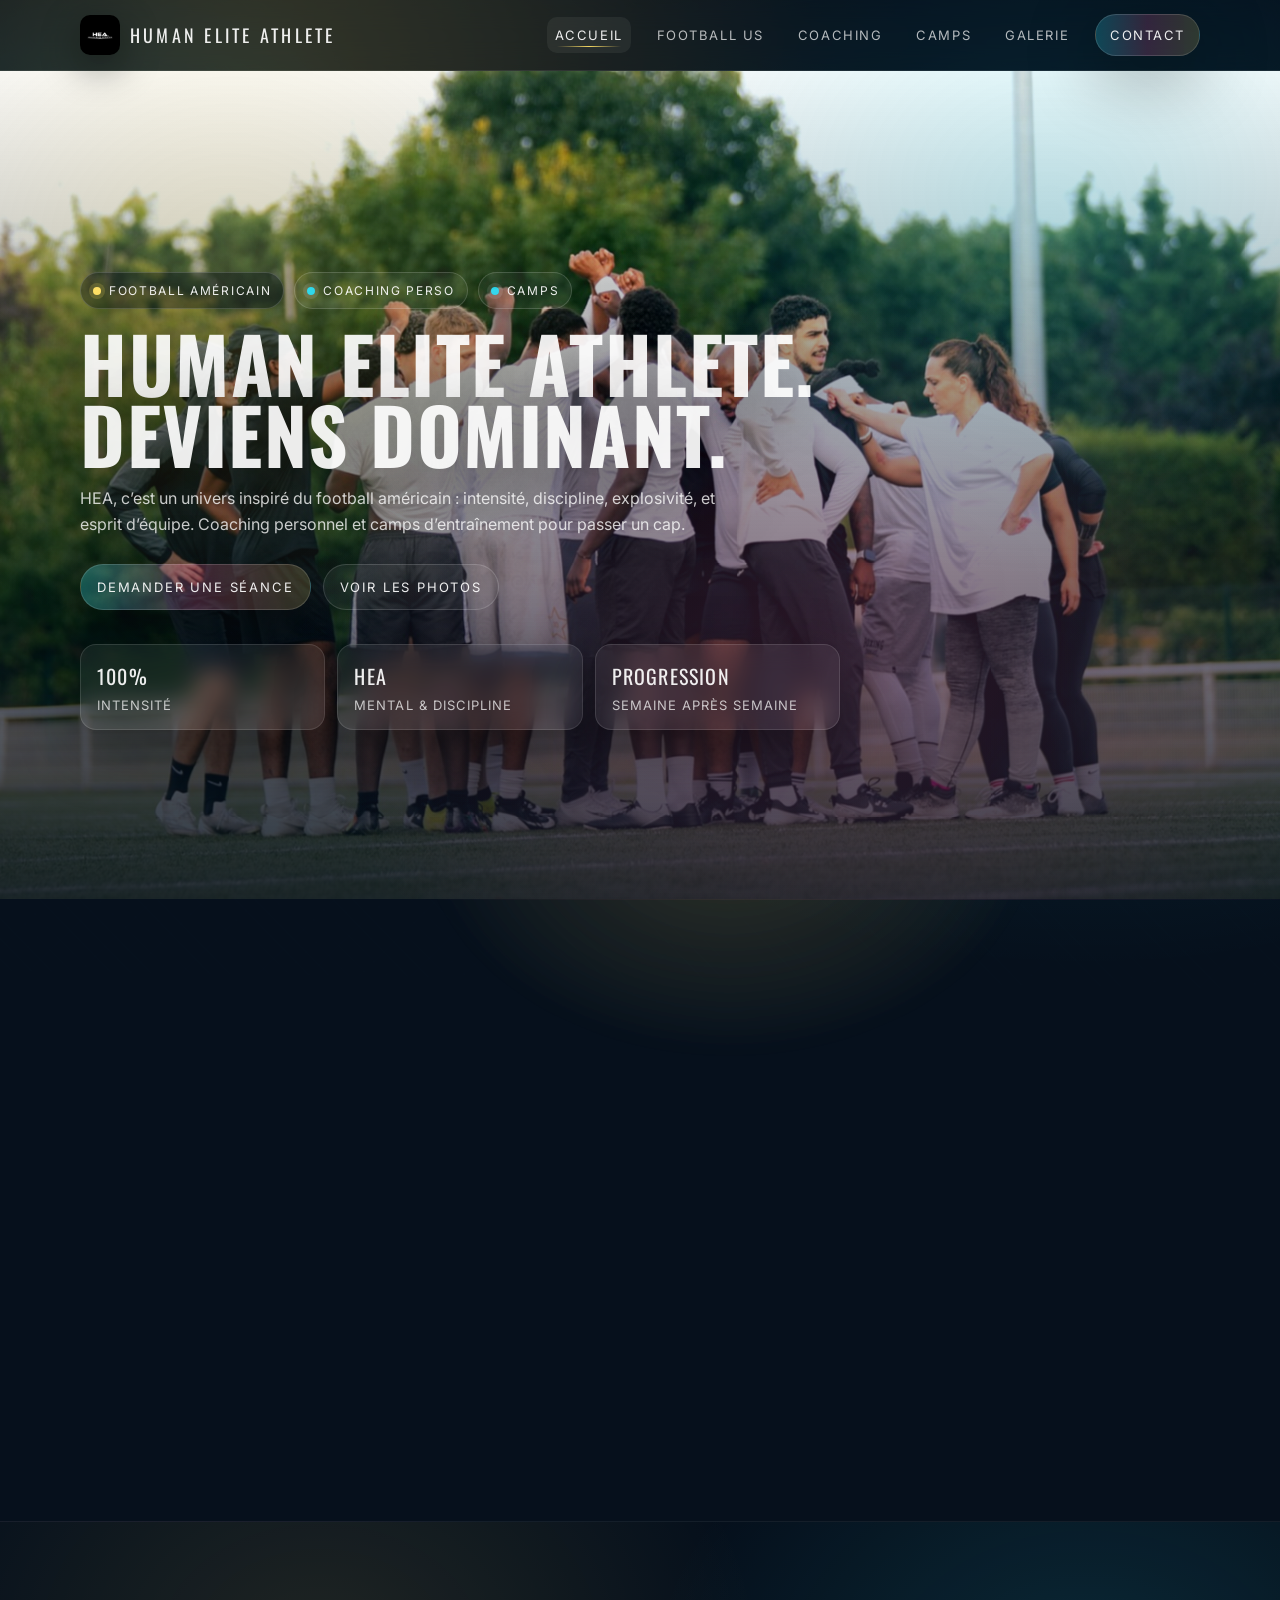
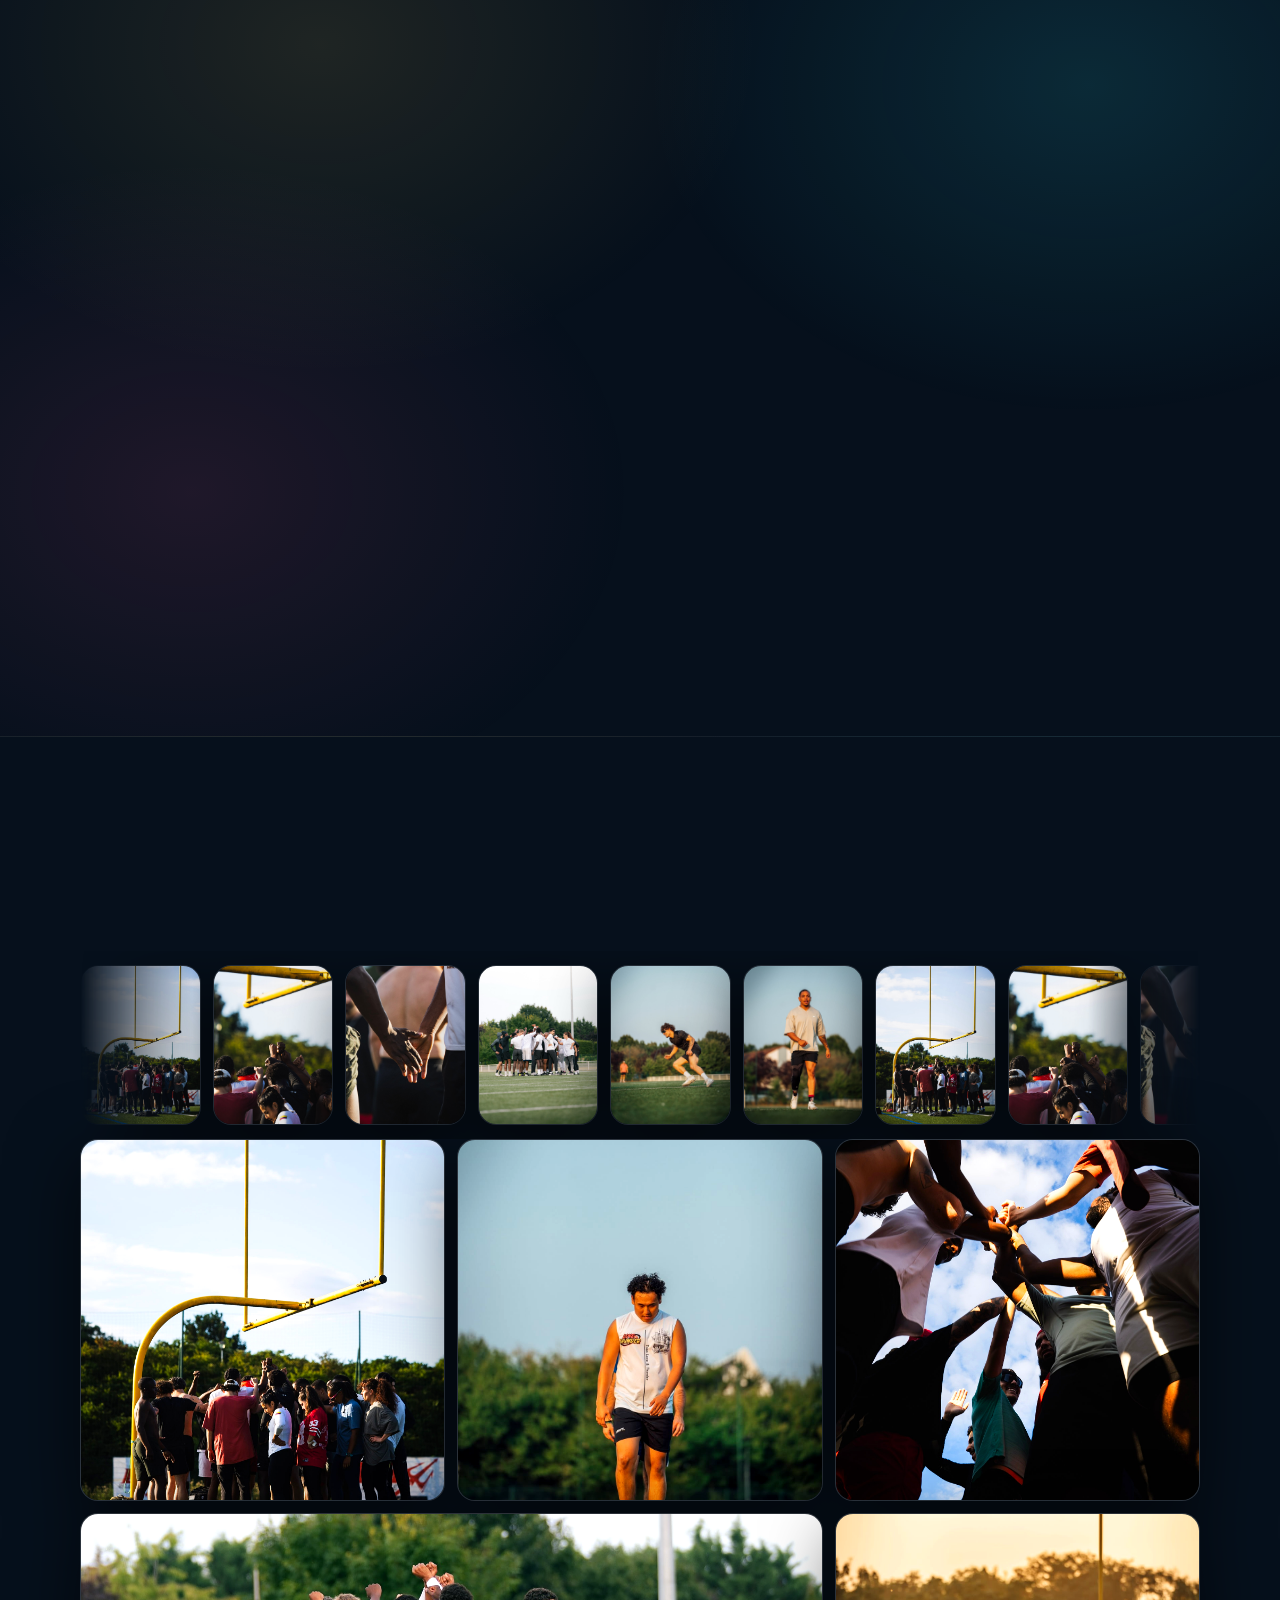
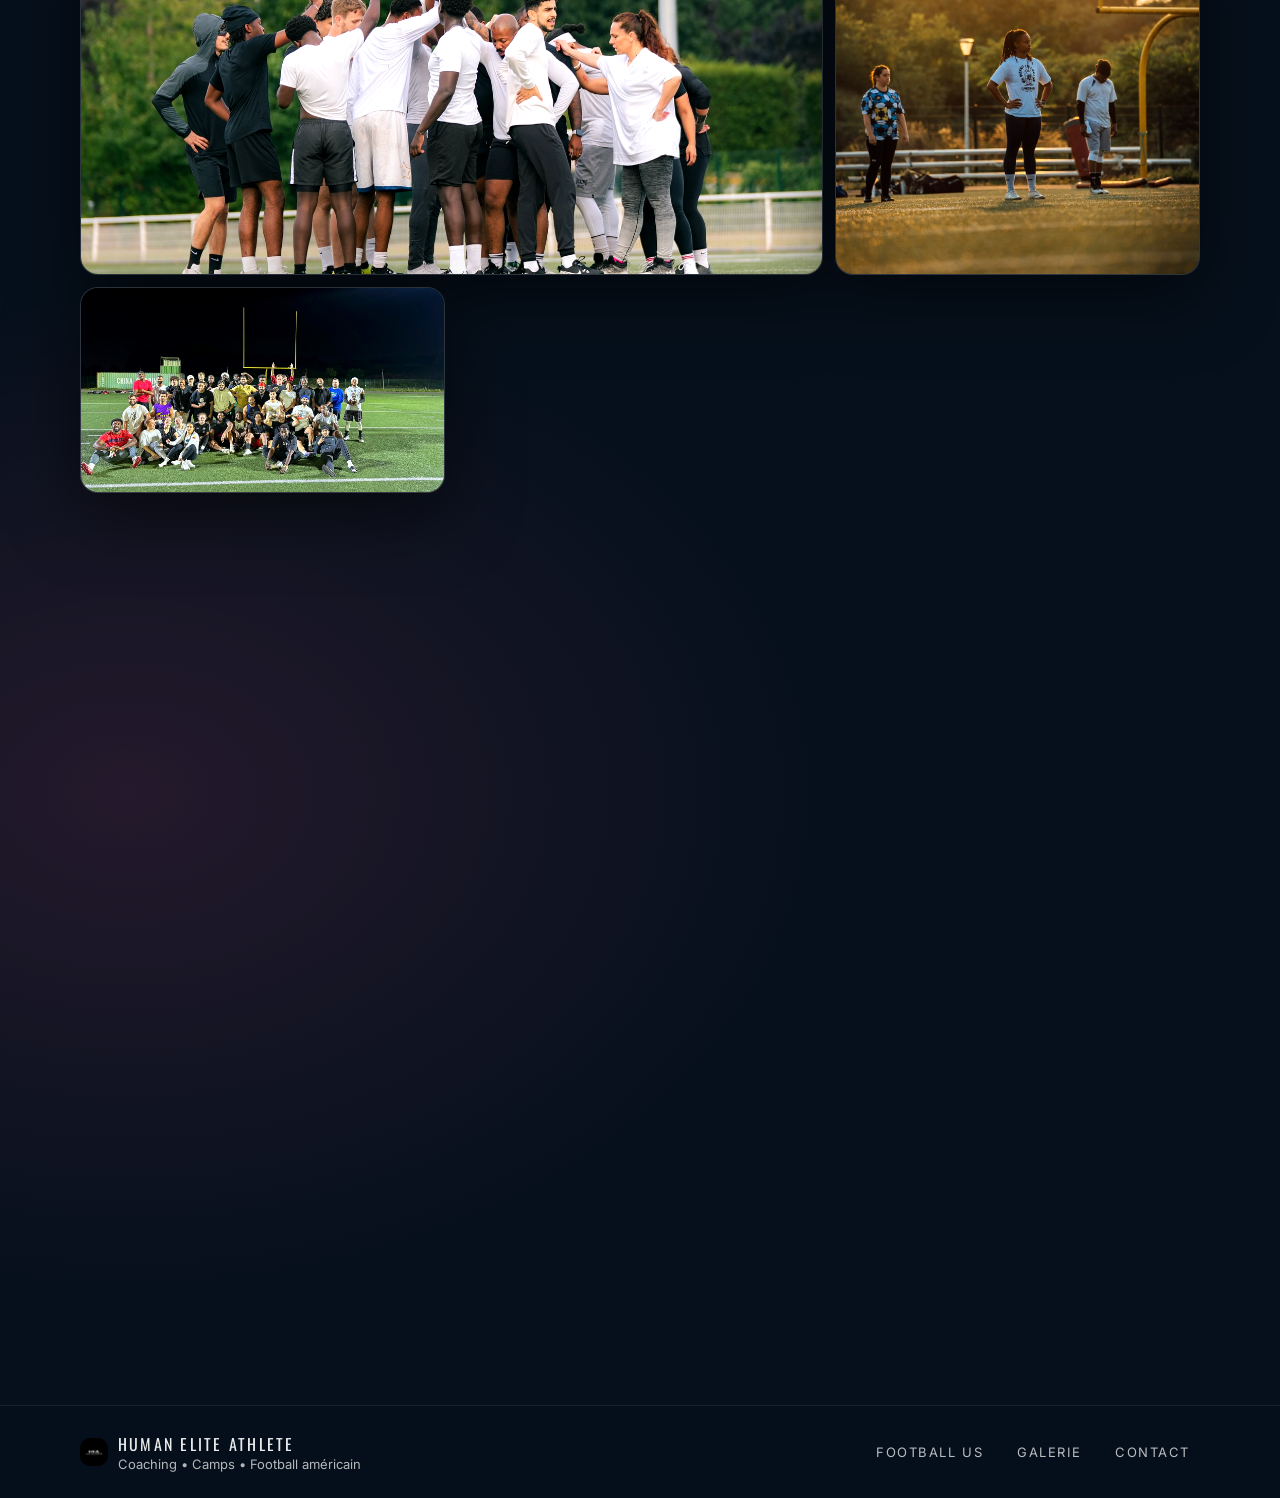
<file: index.html>
<!doctype html>
<html lang="fr">
  <head>
    <meta charset="UTF-8" />
    <meta name="viewport" content="width=device-width, initial-scale=1.0" />
    <meta
      name="description"
      content="Human Elite Athlete (HEA) — coaching personnel et camps d’entraînement inspirés du football américain. Intensité, discipline, progression."
    />
    <title>Human Elite Athlete — HEA</title>
    <link rel="icon" href="./image hea/LOGO.webp" />
    <link rel="preconnect" href="https://fonts.googleapis.com" />
    <link rel="preconnect" href="https://fonts.gstatic.com" crossorigin />
    <link
      href="https://fonts.googleapis.com/css2?family=Oswald:wght@300;400;500;600;700&family=Inter:wght@300;400;500;600;700&display=swap"
      rel="stylesheet"
    />
    <link rel="stylesheet" href="./styles.css" />
  </head>
  <body>
    <div class="grain" aria-hidden="true"></div>
    <div class="glow" aria-hidden="true"></div>

    <header class="header" data-header>
      <div class="container header__inner">
        <a class="brand" href="./index.html" aria-label="Aller à l’accueil">
          <img
            class="brand__logo"
            src="./image hea/LOGO.webp"
            alt="Logo Human Elite Athlete"
            width="40"
            height="40"
            loading="eager"
          />
          <span class="brand__name">Human Elite Athlete</span>
        </a>

        <button class="nav-toggle" type="button" aria-label="Ouvrir le menu" data-nav-toggle>
          <span class="nav-toggle__bar"></span>
          <span class="nav-toggle__bar"></span>
          <span class="nav-toggle__bar"></span>
        </button>

        <nav class="nav" data-nav>
          <a class="nav__link" href="./index.html" aria-current="page">Accueil</a>
          <a class="nav__link" href="./football.html">Football US</a>
          <a class="nav__link" href="./coaching.html">Coaching</a>
          <a class="nav__link" href="./camps.html">Camps</a>
          <a class="nav__link" href="./galerie.html">Galerie</a>
          <a class="nav__cta" href="./contact.html">Contact</a>
        </nav>
      </div>
    </header>

    <main>
      <section class="hero">
        <div
          class="hero__media"
          aria-hidden="true"
          data-hero-rotator
          data-hero-images="./image hea/541213899_18074637869320682_6723091946661350098_n.jpg|./image hea/537920425_18073785356320682_3420085158594470568_n.jpg|./image hea/541835685_18074637908320682_3895152037575491480_n.jpg|./image hea/540732315_18074637896320682_1849280148453891062_n.jpg|./image hea/657293113_18096950719834003_4291469215939332747_n.jpg"
        >
          <img
            class="hero__img is-active"
            src="./image hea/541213899_18074637869320682_6723091946661350098_n.jpg"
            alt=""
            loading="eager"
            data-hero-img
          />
          <img
            class="hero__img"
            src="./image hea/537920425_18073785356320682_3420085158594470568_n.jpg"
            alt=""
            loading="eager"
            data-hero-img
          />
          <div class="hero__overlay"></div>
        </div>

        <div class="container hero__content">
          <div class="hero__kicker reveal">
            <span class="pill">Football américain</span>
            <span class="pill pill--ghost">Coaching perso</span>
            <span class="pill pill--ghost">Camps</span>
          </div>
          <h1 class="hero__title reveal">
            Human Elite Athlete.<br />
            Deviens dominant.
          </h1>
          <p class="hero__subtitle reveal">
            HEA, c’est un univers inspiré du football américain : intensité, discipline, explosivité, et esprit
            d’équipe. Coaching personnel et camps d’entraînement pour passer un cap.
          </p>
          <div class="hero__actions reveal">
            <a class="btn btn--primary" href="./contact.html">Demander une séance</a>
            <a class="btn btn--secondary" href="./galerie.html">Voir les photos</a>
          </div>

          <div class="hero__stats reveal" role="list" aria-label="Points forts">
            <div class="stat" role="listitem">
              <div class="stat__value">100%</div>
              <div class="stat__label">Intensité</div>
            </div>
            <div class="stat" role="listitem">
              <div class="stat__value">HEA</div>
              <div class="stat__label">Mental & discipline</div>
            </div>
            <div class="stat" role="listitem">
              <div class="stat__value">Progression</div>
              <div class="stat__label">Semaine après semaine</div>
            </div>
          </div>
        </div>
      </section>

      <section class="section">
        <div class="container">
          <div class="section__head">
            <h2 class="section__title reveal">Ce que fait Human Elite Athlete</h2>
            <p class="section__lead reveal">
              Coaching personnel et camps d’entraînement dans une ambiance “game-day”. Objectif : un cadre
              clair, une vraie intensité, et une progression visible.
            </p>
          </div>

          <div class="cards">
            <article class="offer reveal">
              <div class="offer__top">
                <h3 class="offer__title">Coaching Personnel</h3>
                <div class="offer__pill">1:1</div>
              </div>
              <p class="offer__text">
                Un plan adapté à ton poste et ton objectif : technique, explosivité, vitesse et mental.
              </p>
              <ul class="offer__list">
                <li>Bilan + objectifs clairs</li>
                <li>Drills et feedback</li>
                <li>Progression mesurable</li>
              </ul>
              <a class="offer__cta" href="./coaching.html">Découvrir</a>
            </article>

            <article class="offer reveal">
              <div class="offer__top">
                <h3 class="offer__title">Camps d’Entraînement</h3>
                <div class="offer__pill">Groupe</div>
              </div>
              <p class="offer__text">
                Une énergie collective, des ateliers, du rythme. Parfait pour progresser et se challenger.
              </p>
              <ul class="offer__list">
                <li>Technique par postes</li>
                <li>Vitesse / agilité</li>
                <li>Ambiance “stadium”</li>
              </ul>
              <a class="offer__cta" href="./camps.html">Voir les camps</a>
            </article>

            <article class="offer reveal">
              <div class="offer__top">
                <h3 class="offer__title">Découvrir le Football US</h3>
                <div class="offer__pill">Culture</div>
              </div>
              <p class="offer__text">
                Comprendre les règles, les postes, et ce que ce sport apporte au mental et au collectif.
              </p>
              <ul class="offer__list">
                <li>Règles simples</li>
                <li>Postes & rôles</li>
                <li>Valeurs & discipline</li>
              </ul>
              <a class="offer__cta" href="./football.html">Lire</a>
            </article>
          </div>
        </div>
      </section>

      <section class="section section--alt">
        <div class="container">
          <div class="section__head">
            <h2 class="section__title reveal">Photos qui changent, immersion totale</h2>
            <p class="section__lead reveal">
              Une mise en avant dynamique : l’action en continu, tu cliques et tu choisis.
            </p>
          </div>

          <div class="spotlight" data-spotlight>
            <div class="spotlight__main reveal">
              <img
                class="spotlight__img"
                src="./image hea/538139511_18073785317320682_2527397518683546051_n.jpg"
                alt="Photo mise en avant"
                loading="lazy"
                data-spotlight-main
              />
            </div>
            <div class="spotlight__rail">
              <button
                class="spotlight__btn reveal"
                type="button"
                aria-pressed="false"
                data-spotlight-item
                data-src="./image hea/538139511_18073785317320682_2527397518683546051_n.jpg"
              >
                <img
                  class="spotlight__thumb"
                  src="./image hea/538139511_18073785317320682_2527397518683546051_n.jpg"
                  alt=""
                  loading="lazy"
                />
                <div class="spotlight__meta">
                  <div class="spotlight__title">Coaching perso</div>
                  <div class="spotlight__text">Répétition, détail, intensité : chaque geste compte.</div>
                </div>
              </button>

              <button
                class="spotlight__btn reveal"
                type="button"
                aria-pressed="false"
                data-spotlight-item
                data-src="./image hea/537086924_18073785299320682_6559564732021196007_n.jpg"
              >
                <img
                  class="spotlight__thumb"
                  src="./image hea/537086924_18073785299320682_6559564732021196007_n.jpg"
                  alt=""
                  loading="lazy"
                />
                <div class="spotlight__meta">
                  <div class="spotlight__title">Camps</div>
                  <div class="spotlight__text">Ateliers, rythme, challenge et progression collective.</div>
                </div>
              </button>

              <button
                class="spotlight__btn reveal"
                type="button"
                aria-pressed="false"
                data-spotlight-item
                data-src="./image hea/540732315_18074637896320682_1849280148453891062_n.jpg"
              >
                <img
                  class="spotlight__thumb"
                  src="./image hea/540732315_18074637896320682_1849280148453891062_n.jpg"
                  alt=""
                  loading="lazy"
                />
                <div class="spotlight__meta">
                  <div class="spotlight__title">Esprit d’équipe</div>
                  <div class="spotlight__text">Une identité commune : ensemble, plus fort.</div>
                </div>
              </button>

              <button
                class="spotlight__btn reveal"
                type="button"
                aria-pressed="false"
                data-spotlight-item
                data-src="./image hea/541835685_18074637908320682_3895152037575491480_n.jpg"
              >
                <img
                  class="spotlight__thumb"
                  src="./image hea/541835685_18074637908320682_3895152037575491480_n.jpg"
                  alt=""
                  loading="lazy"
                />
                <div class="spotlight__meta">
                  <div class="spotlight__title">Game-day</div>
                  <div class="spotlight__text">Concentration, énergie, et envie de gagner.</div>
                </div>
              </button>
            </div>
          </div>
        </div>
      </section>

      <section class="section">
        <div class="container">
          <div class="section__head">
            <h2 class="section__title reveal">Galerie — exposition et mouvement</h2>
            <p class="section__lead reveal">
              Un aperçu de l’intensité HEA : entraînements, camps, et esprit d’équipe.
            </p>
          </div>

          <div class="marquee reveal" aria-label="Bandeau photos">
            <div class="marquee__track">
              <img class="marquee__img" src="./image hea/537026665_18073785344320682_1683690606919261197_n.jpg" alt="" loading="lazy" />
              <img class="marquee__img" src="./image hea/537086924_18073785299320682_6559564732021196007_n.jpg" alt="" loading="lazy" />
              <img class="marquee__img" src="./image hea/537736678_18073785287320682_8484507551302880252_n.jpg" alt="" loading="lazy" />
              <img class="marquee__img" src="./image hea/537920425_18073785356320682_3420085158594470568_n.jpg" alt="" loading="lazy" />
              <img class="marquee__img" src="./image hea/540732315_18074637896320682_1849280148453891062_n.jpg" alt="" loading="lazy" />
              <img class="marquee__img" src="./image hea/541213899_18074637869320682_6723091946661350098_n.jpg" alt="" loading="lazy" />
              <img class="marquee__img" src="./image hea/537026665_18073785344320682_1683690606919261197_n.jpg" alt="" loading="lazy" />
              <img class="marquee__img" src="./image hea/537086924_18073785299320682_6559564732021196007_n.jpg" alt="" loading="lazy" />
              <img class="marquee__img" src="./image hea/537736678_18073785287320682_8484507551302880252_n.jpg" alt="" loading="lazy" />
              <img class="marquee__img" src="./image hea/537920425_18073785356320682_3420085158594470568_n.jpg" alt="" loading="lazy" />
              <img class="marquee__img" src="./image hea/540732315_18074637896320682_1849280148453891062_n.jpg" alt="" loading="lazy" />
              <img class="marquee__img" src="./image hea/541213899_18074637869320682_6723091946661350098_n.jpg" alt="" loading="lazy" />
            </div>
          </div>

          <div class="gallery" data-gallery>
            <button class="shot reveal" type="button" data-shot data-src="./image hea/537026665_18073785344320682_1683690606919261197_n.jpg" aria-label="Ouvrir la photo 1">
              <img src="./image hea/537026665_18073785344320682_1683690606919261197_n.jpg" alt="Action sur le terrain" loading="lazy" />
            </button>
            <button class="shot reveal" type="button" data-shot data-src="./image hea/541584182_18074637857320682_1148746400733786855_n.jpg" aria-label="Ouvrir la photo 2">
              <img src="./image hea/541584182_18074637857320682_1148746400733786855_n.jpg" alt="Action rapide" loading="lazy" />
            </button>
            <button class="shot reveal" type="button" data-shot data-src="./image hea/538095290_18073785251320682_4676592486274146319_n.jpg" aria-label="Ouvrir la photo 3">
              <img src="./image hea/538095290_18073785251320682_4676592486274146319_n.jpg" alt="Échauffement" loading="lazy" />
            </button>
            <button class="shot reveal shot--wide" type="button" data-shot data-src="./image hea/537920425_18073785356320682_3420085158594470568_n.jpg" aria-label="Ouvrir la photo 4">
              <img src="./image hea/537920425_18073785356320682_3420085158594470568_n.jpg" alt="Action de match" loading="lazy" />
            </button>
            <button class="shot reveal" type="button" data-shot data-src="./image hea/541835685_18074637908320682_3895152037575491480_n.jpg" aria-label="Ouvrir la photo 5">
              <img src="./image hea/541835685_18074637908320682_3895152037575491480_n.jpg" alt="Ambiance de match" loading="lazy" />
            </button>
            <button class="shot reveal" type="button" data-shot data-src="./image hea/536889463_18073785377320682_646450316489396630_n.jpg" aria-label="Ouvrir la photo 6">
              <img src="./image hea/536889463_18073785377320682_646450316489396630_n.jpg" alt="Séquence de jeu" loading="lazy" />
            </button>
          </div>

          <div class="hero__actions reveal" style="margin-top: 18px">
            <a class="btn btn--primary" href="./galerie.html">Ouvrir toute la galerie</a>
          </div>
        </div>
      </section>

      <section class="section section--cta">
        <div class="container">
          <div class="cta reveal">
            <div class="cta__copy">
              <h2 class="cta__title">Prêt à passer au niveau supérieur ?</h2>
              <p class="cta__text">
                Coaching personnel ou camp d’entraînement : dis-nous ton objectif et ton niveau. Réponse rapide
                avec une proposition claire.
              </p>
              <div class="cta__links">
                <a class="btn btn--primary" href="./contact.html">Contact</a>
                <a
                  class="btn btn--secondary"
                  href="https://www.instagram.com/human_elite_athletes/"
                  target="_blank"
                  rel="noreferrer"
                  >Instagram</a
                >
              </div>
            </div>
            <div class="frame" aria-label="Photo HEA">
              <img
                class="frame__img"
                src="./image hea/541213899_18074637869320682_6723091946661350098_n.jpg"
                alt="Photo sportive"
                loading="lazy"
              />
              <div class="frame__badge">
                <div class="frame__badge-top">HEA</div>
                <div class="frame__badge-bottom">Human Elite Athlete</div>
              </div>
            </div>
          </div>
        </div>
      </section>
    </main>

    <footer class="footer">
      <div class="container footer__inner">
        <div class="footer__left">
          <img class="footer__logo" src="./image hea/LOGO.webp" alt="" width="28" height="28" loading="lazy" />
          <div>
            <div class="footer__brand">Human Elite Athlete</div>
            <div class="footer__small">Coaching • Camps • Football américain</div>
          </div>
        </div>
        <div class="footer__right">
          <a class="footer__link" href="./football.html">Football US</a>
          <a class="footer__link" href="./galerie.html">Galerie</a>
          <a class="footer__link" href="./contact.html">Contact</a>
        </div>
      </div>
    </footer>

    <div class="lightbox" data-lightbox aria-hidden="true">
      <button class="lightbox__close" type="button" aria-label="Fermer" data-lightbox-close>×</button>
      <img class="lightbox__img" data-lightbox-img alt="Photo en plein écran" />
      <div class="lightbox__hint">Clique à côté ou appuie sur Échap</div>
    </div>

    <script src="./script.js" defer></script>
  </body>
</html>
</file>
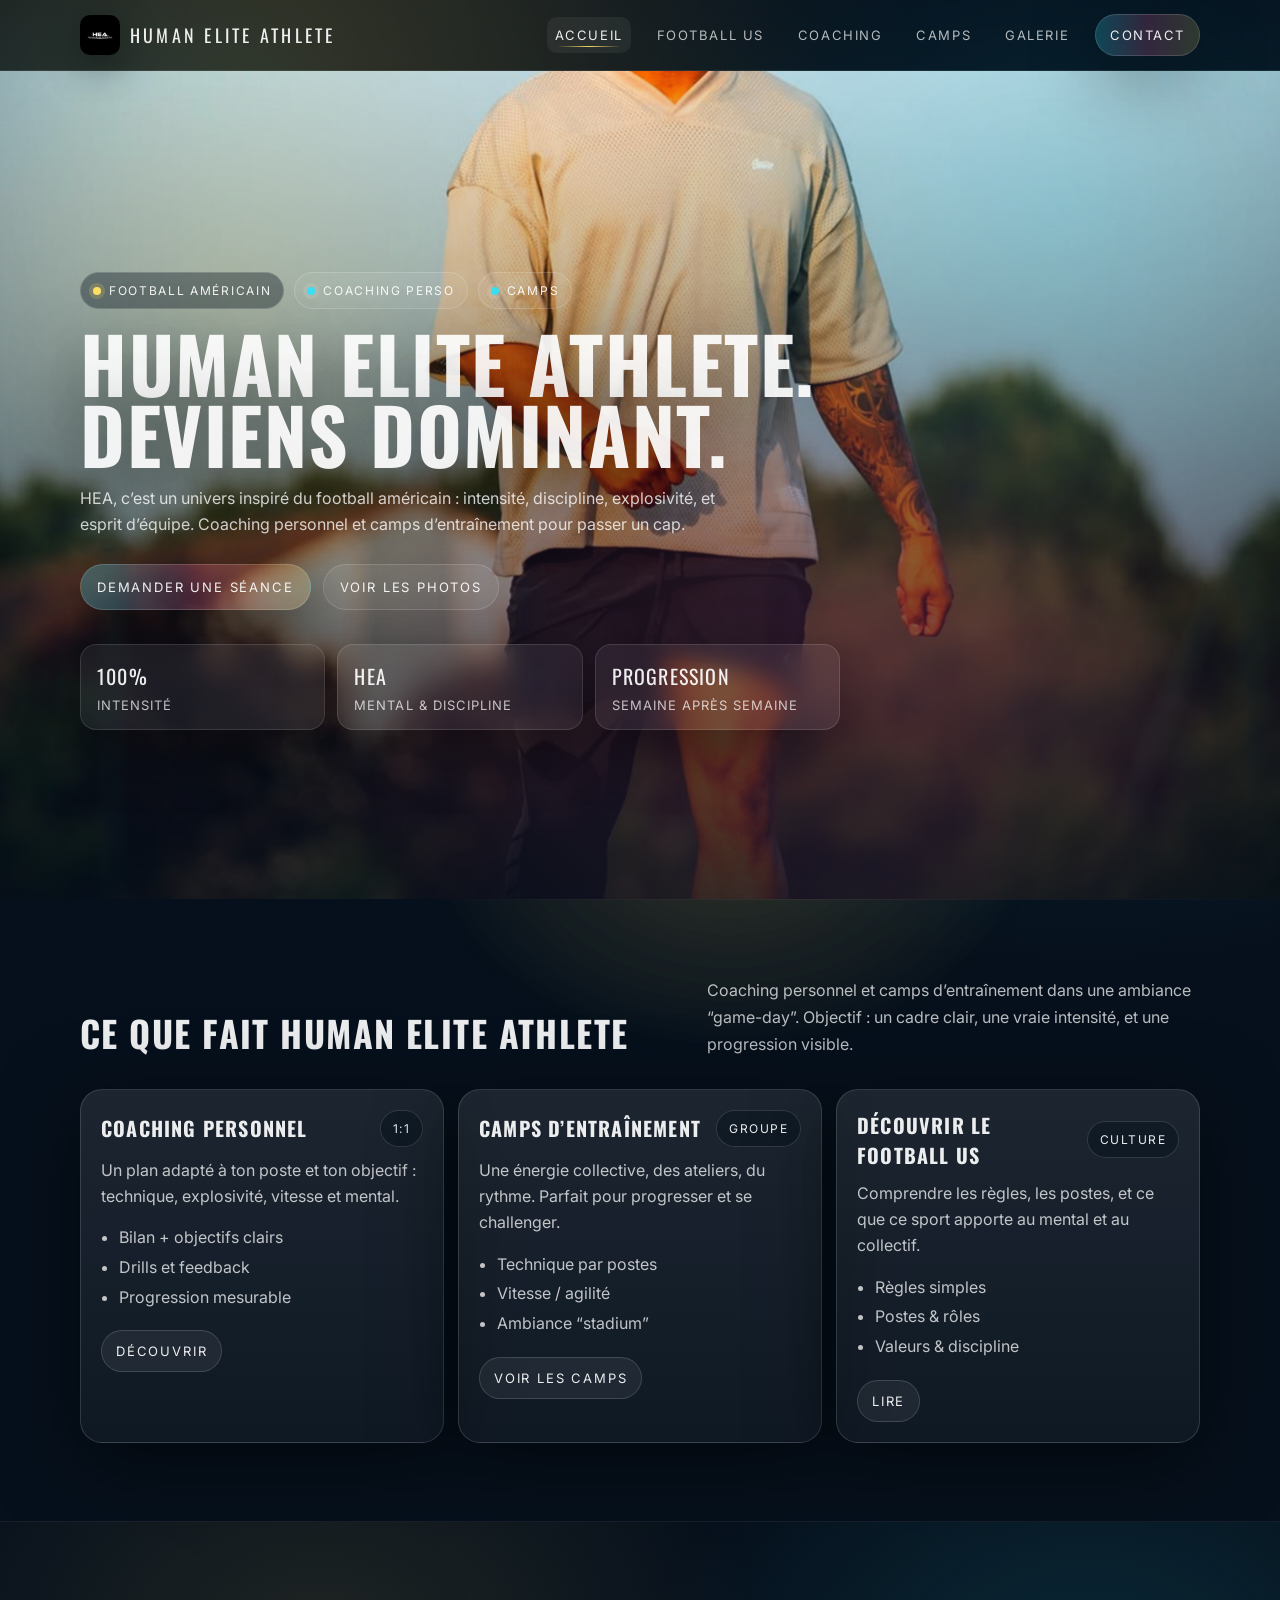
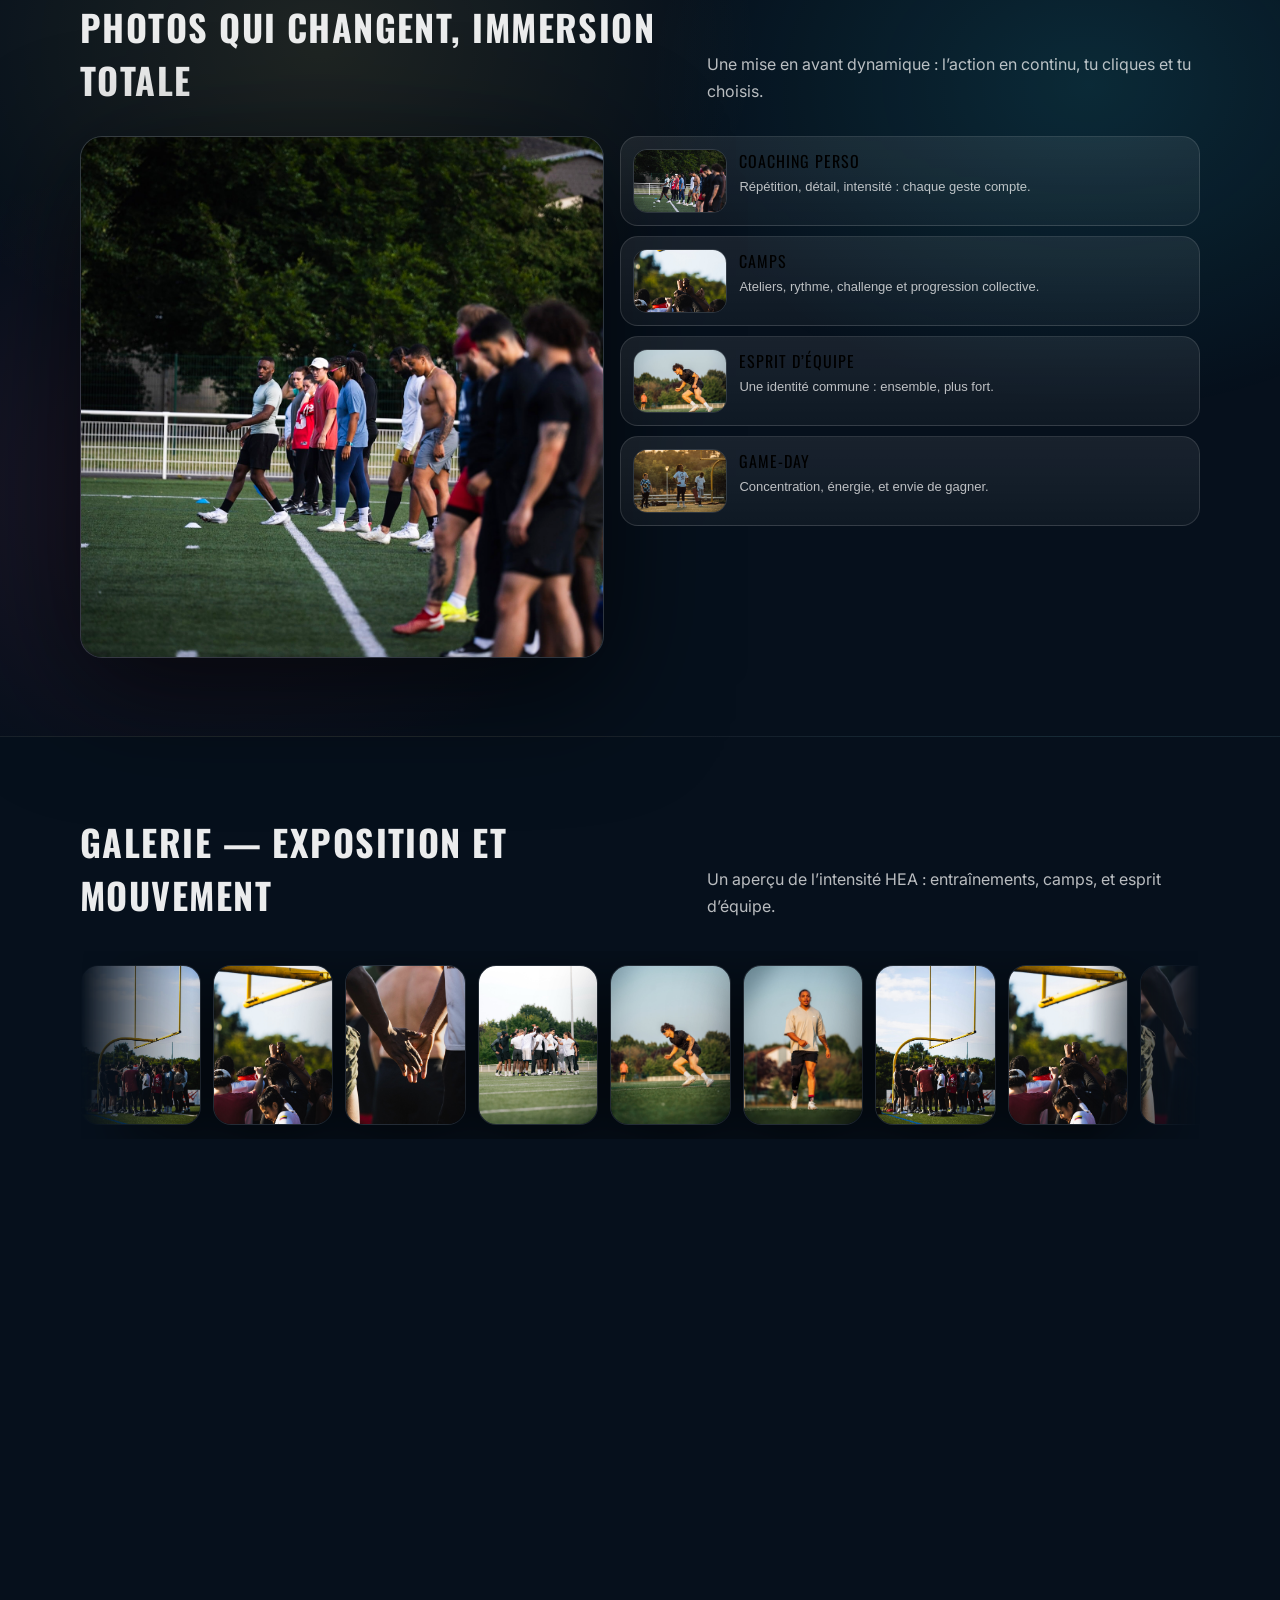
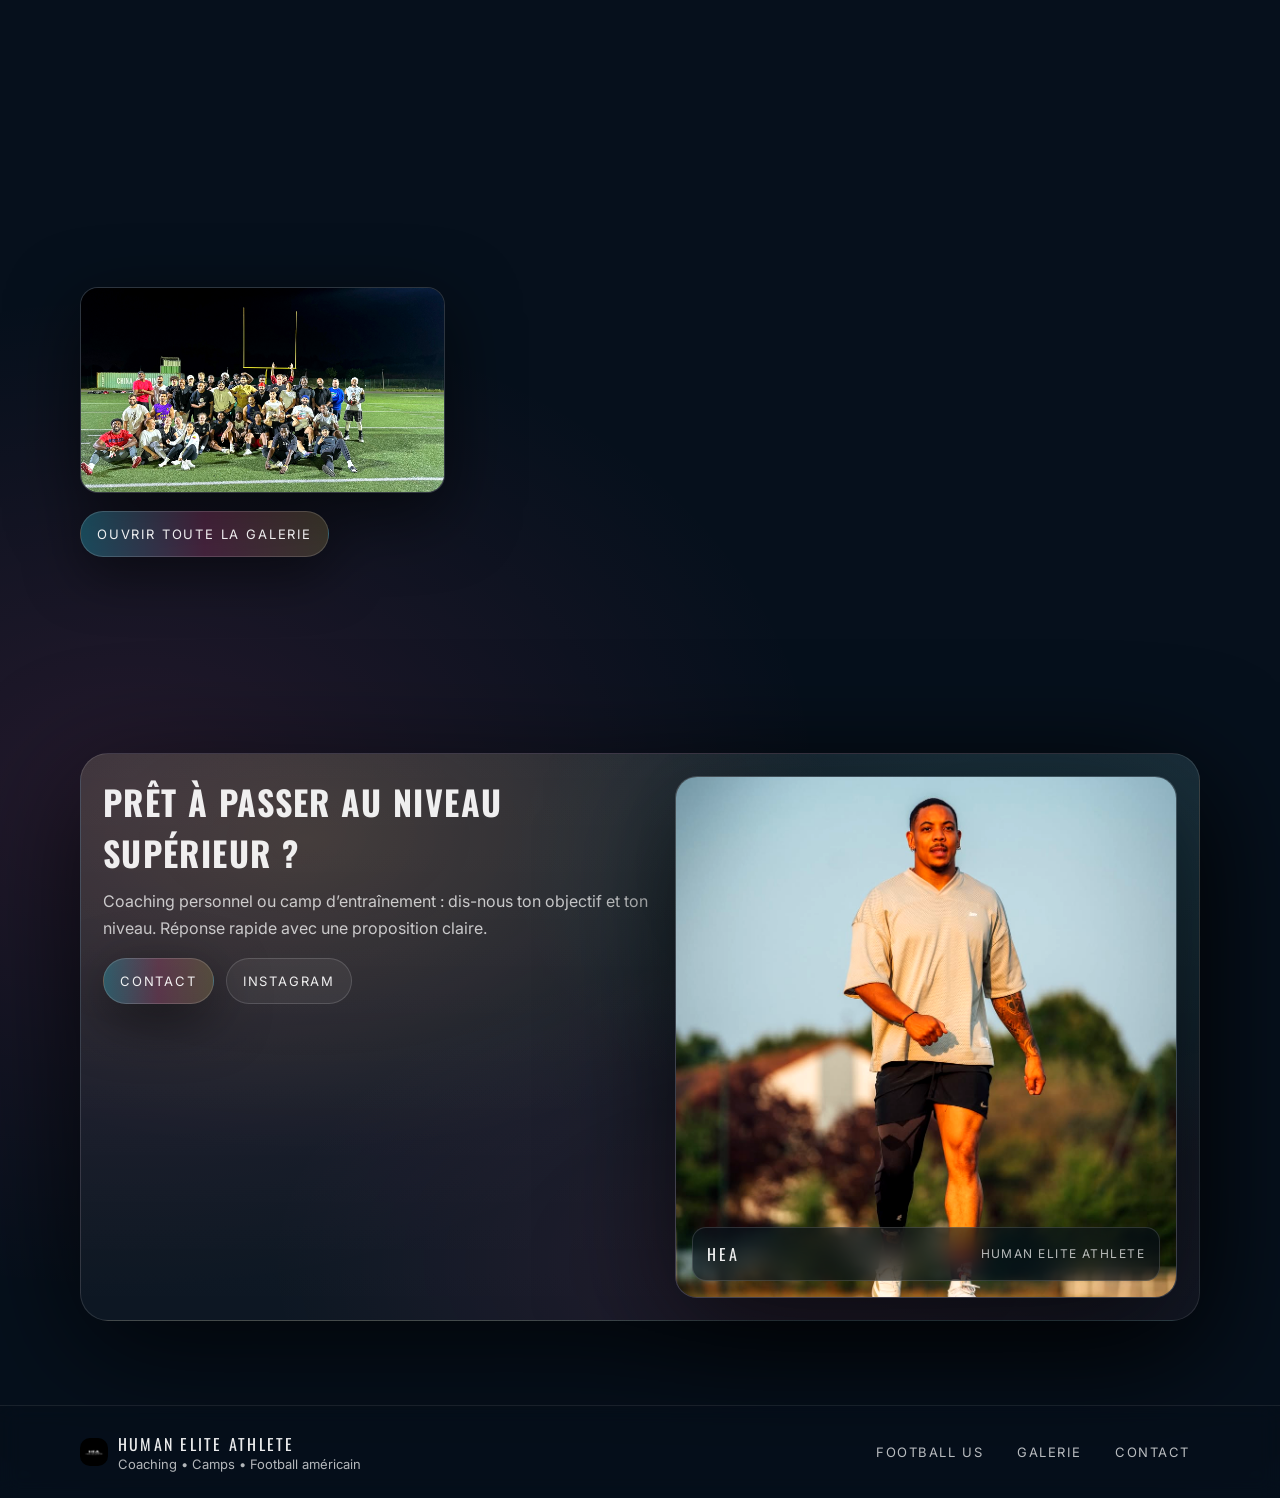
<file: admin.html>
<!doctype html>
<html lang="fr">
  <head>
    <meta charset="UTF-8" />
    <meta name="viewport" content="width=device-width, initial-scale=1.0" />
    <title>Administration — HEA</title>
    <link rel="icon" href="./image hea/LOGO.webp" />
    <link rel="preconnect" href="https://fonts.googleapis.com" />
    <link rel="preconnect" href="https://fonts.gstatic.com" crossorigin />
    <link
      href="https://fonts.googleapis.com/css2?family=Oswald:wght@300;400;500;600;700&family=Inter:wght@300;400;500;600;700&display=swap"
      rel="stylesheet"
    />
    <link rel="stylesheet" href="./styles.css" />
    <style>
      .admin-layout {
        max-width: 800px;
        margin: 0 auto;
        padding: 40px 20px;
      }
      .admin-header {
        display: flex;
        justify-content: space-between;
        align-items: center;
        margin-bottom: 40px;
        padding-bottom: 20px;
        border-bottom: 1px solid var(--line);
      }
    </style>
  </head>
  <body>
    <div class="glow"></div>
    <div class="grain"></div>

    <div id="login-screen" class="admin-login">
      <img src="./image hea/LOGO.webp" alt="HEA" width="80" />
      <h2>Accès Restreint</h2>
      <form id="login-form" style="display: flex; gap: 10px;">
        <input type="password" id="password" class="input" placeholder="Mot de passe" required />
        <button type="submit" class="btn btn--primary">Entrer</button>
      </form>
    </div>

    <div id="admin-panel" class="admin-panel">
      <div class="admin-layout">
        <div class="admin-header">
          <h2>Panel d'Administration HEA</h2>
          <a href="./index.html" class="btn btn--secondary">Retour au site</a>
        </div>

        <section class="admin-section">
          <h2>Gérer les Camps</h2>
          <p style="color: var(--muted); margin-bottom: 20px; font-size: 14px;">Ajoute ou supprime des camps d'entraînement. Ils s'afficheront sur la page Camps.</p>
          
          <form id="add-camp-form" class="form">
            <div class="form__row">
              <label class="form__label">Titre du camp</label>
              <input type="text" id="camp-title" class="input" required placeholder="Ex: Combine Prep Camp" />
            </div>
            <div class="form__row">
              <label class="form__label">Dates</label>
              <input type="text" id="camp-date" class="input" required placeholder="Ex: 10 - 12 Septembre 2024" />
            </div>
            <div class="form__row">
              <label class="form__label">Places restantes</label>
              <input type="number" id="camp-spots" class="input" required placeholder="Ex: 5" min="0" />
            </div>
            <div class="form__row">
              <label class="form__label">Description</label>
              <textarea id="camp-info" class="input textarea" rows="3" required placeholder="Informations sur le camp..."></textarea>
            </div>
            <button type="submit" class="admin-btn admin-btn--add">Ajouter le camp</button>
          </form>

          <div id="admin-camps-list" class="admin-list"></div>
        </section>

        <section class="admin-section">
          <h2>Gérer les Coachs</h2>
          <p style="color: var(--muted); margin-bottom: 20px; font-size: 14px;">Ajoute les profils des coachs pour la page Coaching.</p>
          
          <form id="add-coach-form" class="form">
            <div class="form__row">
              <label class="form__label">Nom</label>
              <input type="text" id="coach-name" class="input" required placeholder="Ex: Coach Alpha" />
            </div>
            <div class="form__row">
              <label class="form__label">Rôle</label>
              <input type="text" id="coach-role" class="input" required placeholder="Ex: Coordinateur Défensif" />
            </div>
            <div class="form__row">
              <label class="form__label">URL de la photo</label>
              <input type="text" id="coach-img" class="input" required placeholder="Ex: ./image hea/photo.jpg" />
            </div>
            <div class="form__row">
              <label class="form__label">Bio</label>
              <textarea id="coach-bio" class="input textarea" rows="3" required placeholder="Courte biographie..."></textarea>
            </div>
            <button type="submit" class="admin-btn admin-btn--add">Ajouter le coach</button>
          </form>

          <div id="admin-coaches-list" class="admin-list"></div>
        </section>

        <section class="admin-section">
          <h2>Gérer la Galerie Photos</h2>
          <p style="color: var(--muted); margin-bottom: 20px; font-size: 14px;">Ajoute des liens vers les photos pour la page Galerie.</p>
          
          <form id="add-photo-form" class="form" style="display: flex; gap: 10px; align-items: flex-end;">
            <div class="form__row" style="flex: 1; margin: 0;">
              <label class="form__label">URL de l'image</label>
              <input type="text" id="photo-url" class="input" required placeholder="Ex: ./image hea/photo.jpg" />
            </div>
            <button type="submit" class="admin-btn admin-btn--add" style="margin: 0;">Ajouter</button>
          </form>

          <div id="admin-photos-list" class="admin-list" style="display: grid; grid-template-columns: repeat(auto-fill, minmax(150px, 1fr)); gap: 10px;"></div>
        </section>

      </div>
    </div>

    <script src="./data.js"></script>
    <script>
      const canEnter = (() => {
        try {
          const session = sessionStorage.getItem("hea_admin_entry") === "1";
          const t = Number(localStorage.getItem("hea_admin_entry") || "0");
          const fresh = t && Date.now() - t < 2 * 60 * 60 * 1000;
          return session || fresh;
        } catch {
          return false;
        }
      })();

      if (!canEnter) {
        window.location.replace("./index.html");
      }

      document.getElementById('login-form').addEventListener('submit', (e) => {
        e.preventDefault();
        const pwd = document.getElementById('password').value;
        if (pwd === 'admin') {
          document.getElementById('login-screen').style.display = 'none';
          document.getElementById('admin-panel').classList.add('is-visible');
          renderAdmin();
        } else {
          alert('Mot de passe incorrect.');
        }
      });

      const renderAdmin = () => {
        const data = loadData();

        const campsList = document.getElementById('admin-camps-list');
        campsList.innerHTML = data.camps.map(c => `
          <div class="admin-item">
            <div>
              <strong>${c.title}</strong>
              <div style="font-size: 13px; color: var(--muted);">${c.date} • ${c.spots} places</div>
            </div>
            <button class="admin-btn" onclick="deleteCamp(${c.id})">Supprimer</button>
          </div>
        `).join('');

        const coachesList = document.getElementById('admin-coaches-list');
        coachesList.innerHTML = data.coaches.map(c => `
          <div class="admin-item">
            <div style="display: flex; gap: 12px; align-items: center;">
              <img src="${c.image}" class="admin-img-preview" />
              <div>
                <strong>${c.name}</strong>
                <div style="font-size: 13px; color: var(--muted);">${c.role}</div>
              </div>
            </div>
            <button class="admin-btn" onclick="deleteCoach(${c.id})">Supprimer</button>
          </div>
        `).join('');

        const photosList = document.getElementById('admin-photos-list');
        photosList.innerHTML = data.photos.map((url, idx) => `
          <div class="admin-item" style="flex-direction: column; gap: 8px; padding: 8px;">
            <img src="${url}" class="admin-img-preview" style="width: 100%; height: 100px;" />
            <button class="admin-btn" style="width: 100%;" onclick="deletePhoto(${idx})">Retirer</button>
          </div>
        `).join('');
      };

      document.getElementById('add-camp-form').addEventListener('submit', (e) => {
        e.preventDefault();
        const data = loadData();
        const newCamp = {
          id: Date.now(),
          title: document.getElementById('camp-title').value,
          date: document.getElementById('camp-date').value,
          spots: document.getElementById('camp-spots').value,
          info: document.getElementById('camp-info').value
        };
        data.camps.push(newCamp);
        localStorage.setItem('hea_camps', JSON.stringify(data.camps));
        e.target.reset();
        renderAdmin();
      });

      document.getElementById('add-coach-form').addEventListener('submit', (e) => {
        e.preventDefault();
        const data = loadData();
        const newCoach = {
          id: Date.now(),
          name: document.getElementById('coach-name').value,
          role: document.getElementById('coach-role').value,
          image: document.getElementById('coach-img').value,
          bio: document.getElementById('coach-bio').value
        };
        data.coaches.push(newCoach);
        localStorage.setItem('hea_coaches', JSON.stringify(data.coaches));
        e.target.reset();
        renderAdmin();
      });

      document.getElementById('add-photo-form').addEventListener('submit', (e) => {
        e.preventDefault();
        const data = loadData();
        data.photos.push(document.getElementById('photo-url').value);
        localStorage.setItem('hea_photos', JSON.stringify(data.photos));
        e.target.reset();
        renderAdmin();
      });

      window.deleteCamp = (id) => {
        const data = loadData();
        const updated = data.camps.filter(c => c.id !== id);
        localStorage.setItem('hea_camps', JSON.stringify(updated));
        renderAdmin();
      };

      window.deleteCoach = (id) => {
        const data = loadData();
        const updated = data.coaches.filter(c => c.id !== id);
        localStorage.setItem('hea_coaches', JSON.stringify(updated));
        renderAdmin();
      };

      window.deletePhoto = (idx) => {
        const data = loadData();
        data.photos.splice(idx, 1);
        localStorage.setItem('hea_photos', JSON.stringify(data.photos));
        renderAdmin();
      };
    </script>
  </body>
</html>
</file>
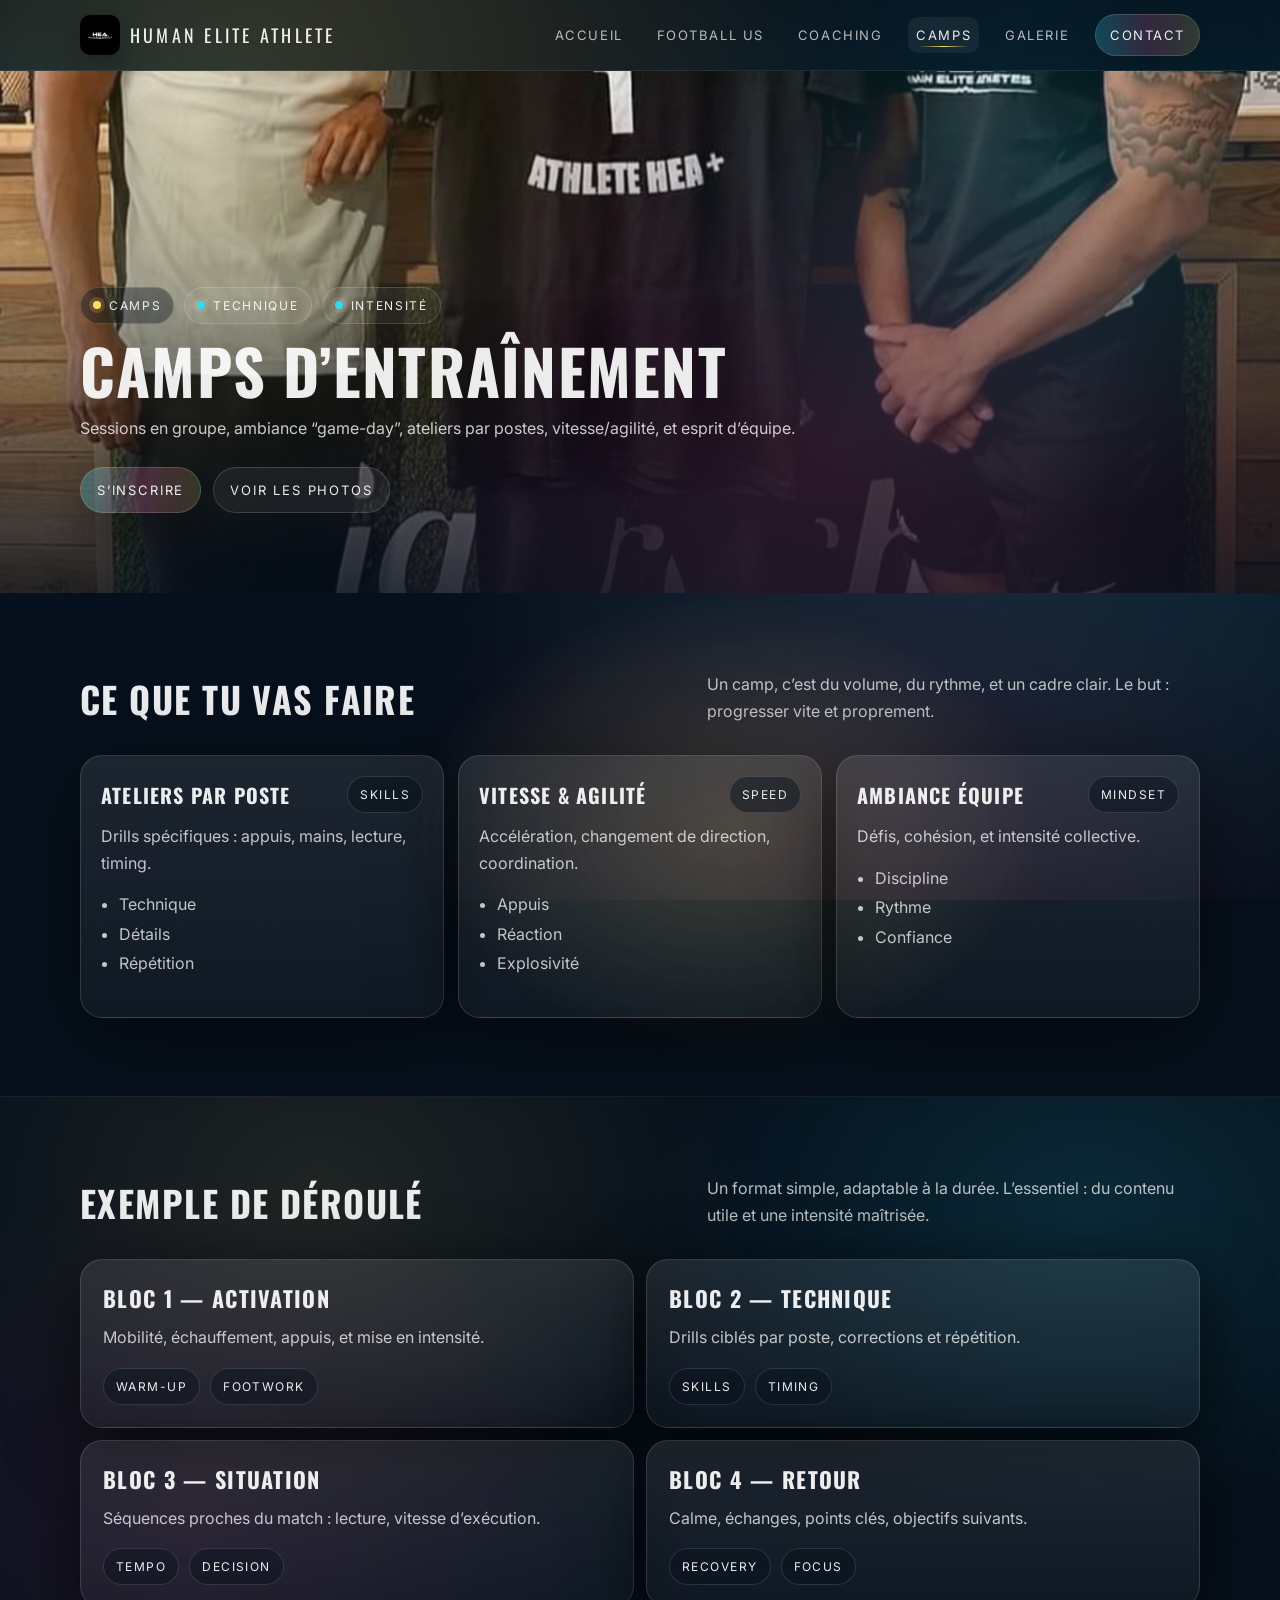
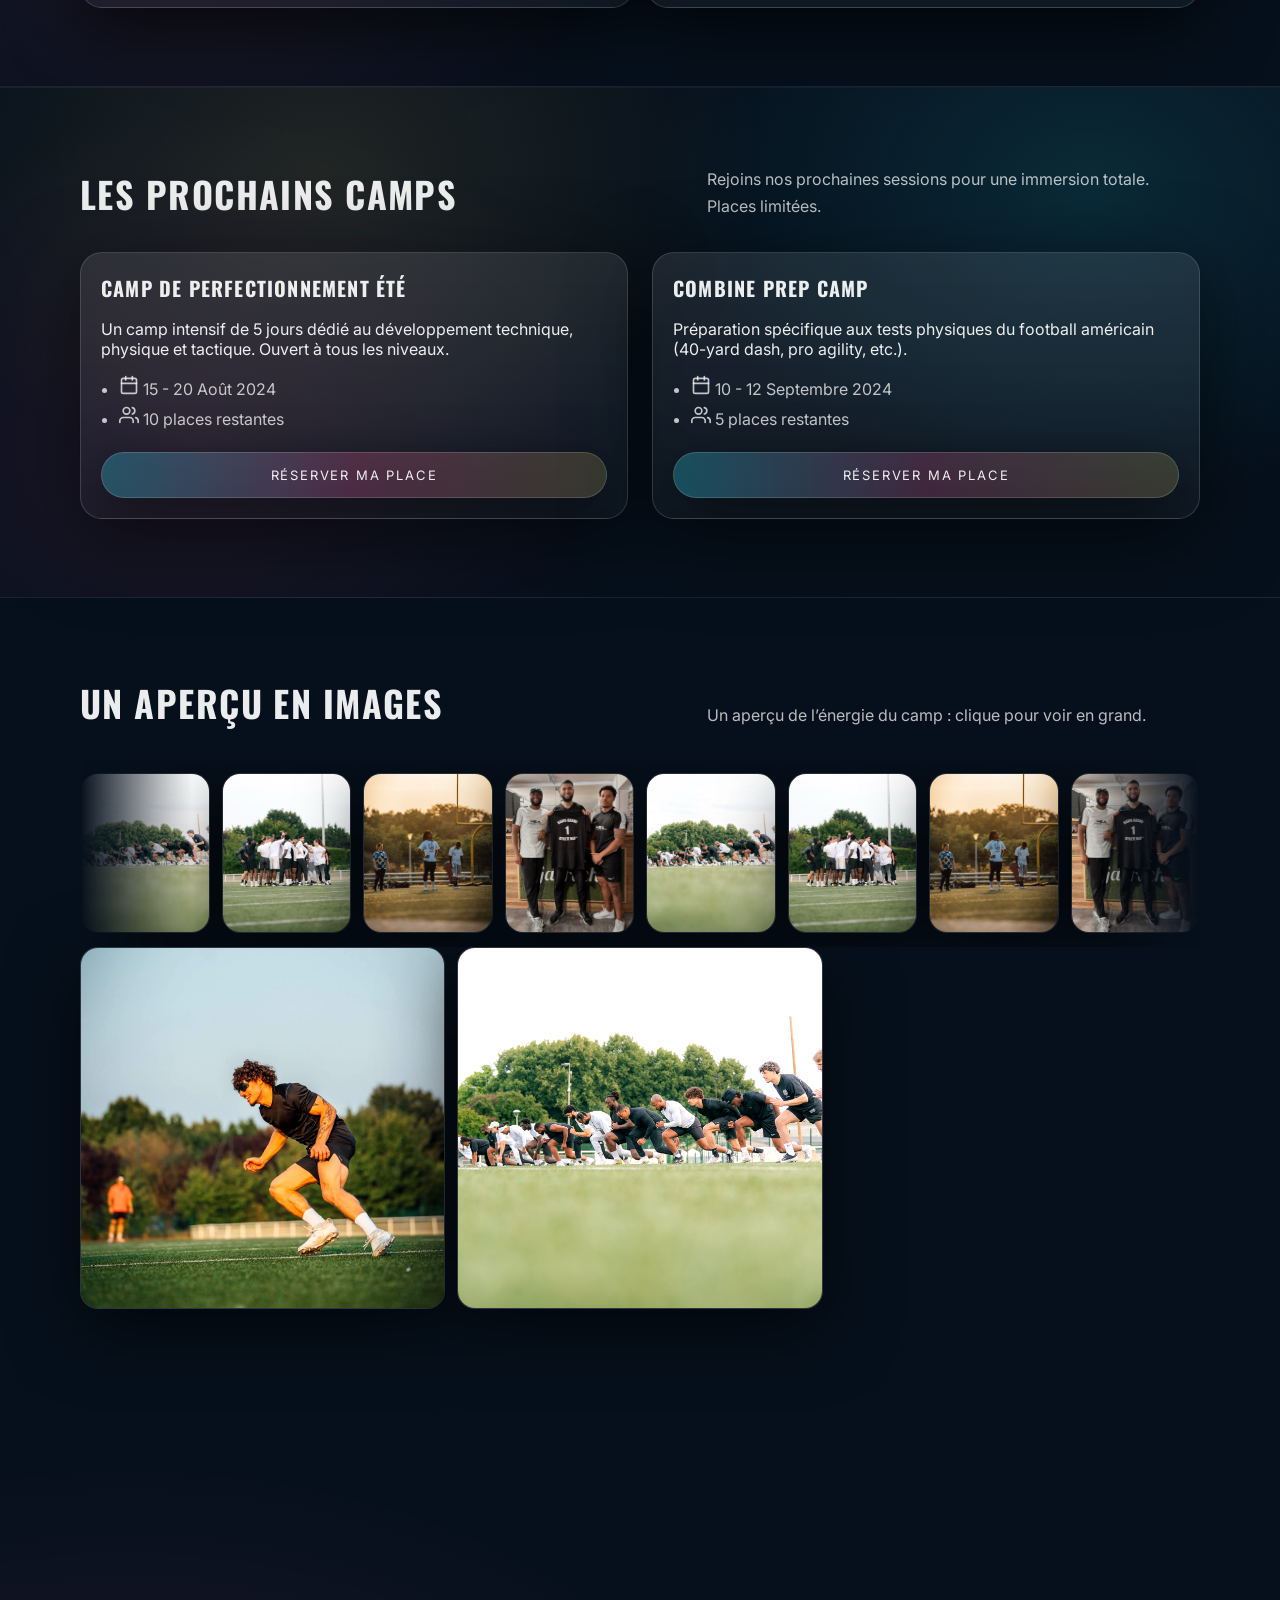
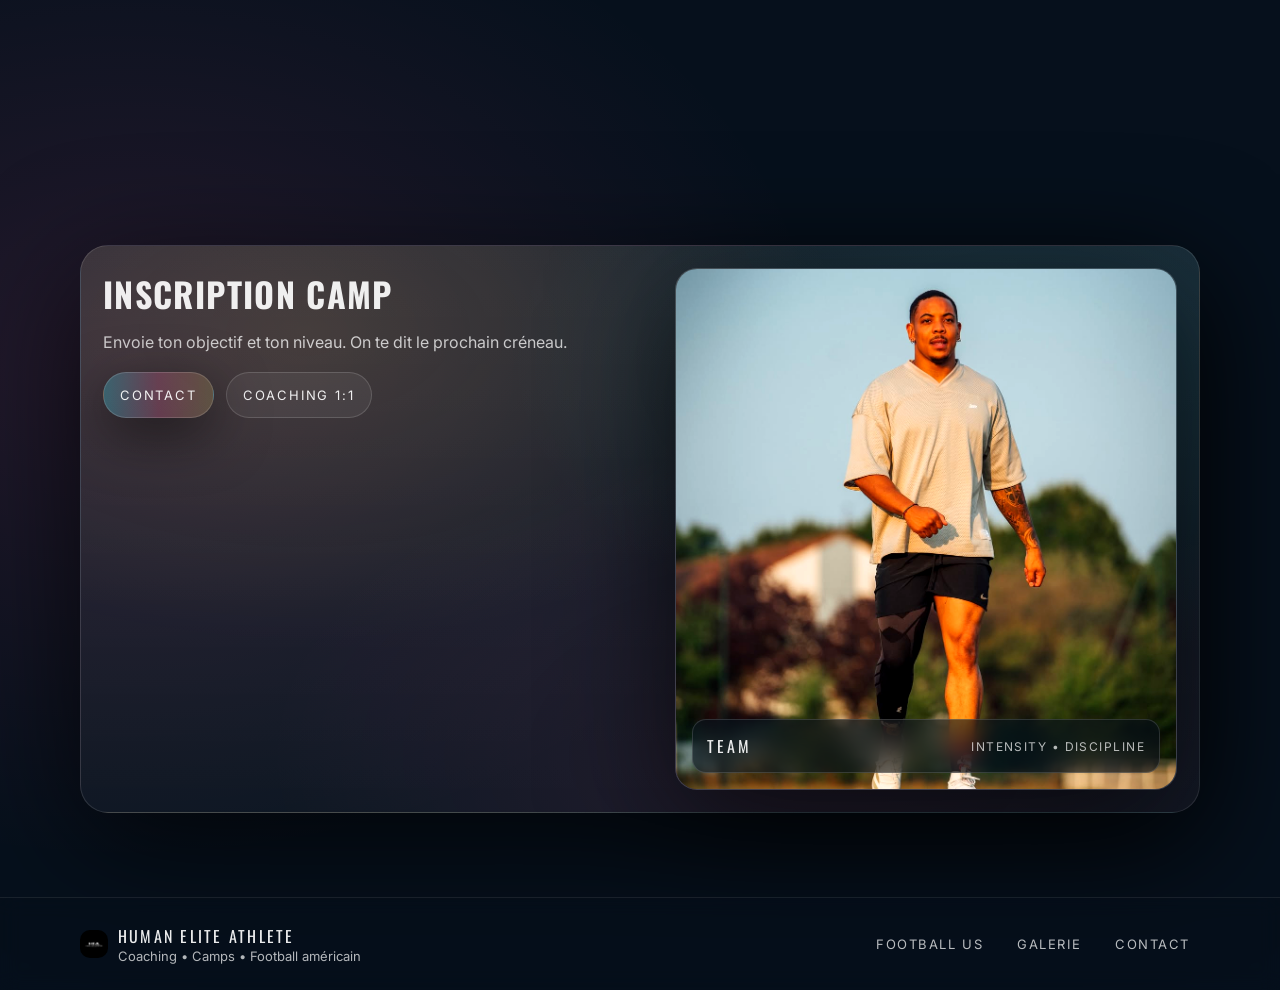
<file: camps.html>
<!doctype html>
<html lang="fr">
  <head>
    <meta charset="UTF-8" />
    <meta name="viewport" content="width=device-width, initial-scale=1.0" />
    <meta
      name="description"
      content="Camps d’entraînement Human Elite Athlete (HEA) : ateliers, intensité, technique par postes, vitesse/agilité, esprit d’équipe."
    />
    <title>Camps — Human Elite Athlete</title>
    <link rel="icon" href="./image hea/LOGO.webp" />
    <link rel="preconnect" href="https://fonts.googleapis.com" />
    <link rel="preconnect" href="https://fonts.gstatic.com" crossorigin />
    <link
      href="https://fonts.googleapis.com/css2?family=Oswald:wght@300;400;500;600;700&family=Inter:wght@300;400;500;600;700&display=swap"
      rel="stylesheet"
    />
    <link rel="stylesheet" href="./styles.css" />
  </head>
  <body>
    <div class="grain" aria-hidden="true"></div>
    <div class="glow" aria-hidden="true"></div>

    <header class="header" data-header>
      <div class="container header__inner">
        <a class="brand" href="./index.html" aria-label="Aller à l’accueil">
          <img
            class="brand__logo"
            src="./image hea/LOGO.webp"
            alt="Logo Human Elite Athlete"
            width="40"
            height="40"
            loading="eager"
          />
          <span class="brand__name">Human Elite Athlete</span>
        </a>

        <button class="nav-toggle" type="button" aria-label="Ouvrir le menu" data-nav-toggle>
          <span class="nav-toggle__bar"></span>
          <span class="nav-toggle__bar"></span>
          <span class="nav-toggle__bar"></span>
        </button>

        <nav class="nav" data-nav>
          <a class="nav__link" href="./index.html">Accueil</a>
          <a class="nav__link" href="./football.html">Football US</a>
          <a class="nav__link" href="./coaching.html">Coaching</a>
          <a class="nav__link" href="./camps.html" aria-current="page">Camps</a>
          <a class="nav__link" href="./galerie.html">Galerie</a>
          <a class="nav__cta" href="./contact.html">Contact</a>
        </nav>
      </div>
    </header>

    <main>
      <section class="hero page-hero">
        <div
          class="hero__media"
          aria-hidden="true"
          data-hero-rotator
          data-hero-images="./image hea/540732315_18074637896320682_1849280148453891062_n.jpg|./image hea/657293113_18096950719834003_4291469215939332747_n.jpg|./image hea/537920425_18073785356320682_3420085158594470568_n.jpg|./image hea/537780320_18073785335320682_6608482871352179542_n.jpg"
        >
          <img class="hero__img is-active" src="./image hea/540732315_18074637896320682_1849280148453891062_n.jpg" alt="" loading="eager" data-hero-img />
          <img class="hero__img" src="./image hea/657293113_18096950719834003_4291469215939332747_n.jpg" alt="" loading="eager" data-hero-img />
          <div class="hero__overlay"></div>
        </div>

        <div class="container hero__content">
          <div class="hero__kicker reveal">
            <span class="pill">Camps</span>
            <span class="pill pill--ghost">Technique</span>
            <span class="pill pill--ghost">Intensité</span>
          </div>
          <h1 class="hero__title reveal">Camps d’entraînement</h1>
          <p class="hero__subtitle reveal">
            Sessions en groupe, ambiance “game-day”, ateliers par postes, vitesse/agilité, et esprit d’équipe.
          </p>
          <div class="hero__actions reveal">
            <a class="btn btn--primary" href="./contact.html">S’inscrire</a>
            <a class="btn btn--secondary" href="./galerie.html">Voir les photos</a>
          </div>
        </div>
      </section>

      <section class="section">
        <div class="container">
          <div class="section__head">
            <h2 class="section__title reveal">Ce que tu vas faire</h2>
            <p class="section__lead reveal">
              Un camp, c’est du volume, du rythme, et un cadre clair. Le but : progresser vite et proprement.
            </p>
          </div>

          <div class="cards">
            <article class="offer reveal">
              <div class="offer__top">
                <h3 class="offer__title">Ateliers par poste</h3>
                <div class="offer__pill">Skills</div>
              </div>
              <p class="offer__text">Drills spécifiques : appuis, mains, lecture, timing.</p>
              <ul class="offer__list">
                <li>Technique</li>
                <li>Détails</li>
                <li>Répétition</li>
              </ul>
            </article>

            <article class="offer reveal">
              <div class="offer__top">
                <h3 class="offer__title">Vitesse & agilité</h3>
                <div class="offer__pill">Speed</div>
              </div>
              <p class="offer__text">Accélération, changement de direction, coordination.</p>
              <ul class="offer__list">
                <li>Appuis</li>
                <li>Réaction</li>
                <li>Explosivité</li>
              </ul>
            </article>

            <article class="offer reveal">
              <div class="offer__top">
                <h3 class="offer__title">Ambiance équipe</h3>
                <div class="offer__pill">Mindset</div>
              </div>
              <p class="offer__text">Défis, cohésion, et intensité collective.</p>
              <ul class="offer__list">
                <li>Discipline</li>
                <li>Rythme</li>
                <li>Confiance</li>
              </ul>
            </article>
          </div>
        </div>
      </section>

      <section class="section section--alt">
        <div class="container">
          <div class="section__head">
            <h2 class="section__title reveal">Exemple de déroulé</h2>
            <p class="section__lead reveal">
              Un format simple, adaptable à la durée. L’essentiel : du contenu utile et une intensité maîtrisée.
            </p>
          </div>

          <div class="grid-2">
            <div class="card reveal">
              <h3 class="card__title">Bloc 1 — Activation</h3>
              <p class="card__text">Mobilité, échauffement, appuis, et mise en intensité.</p>
              <div class="tags" aria-label="Tags">
                <span class="tag">Warm-up</span>
                <span class="tag">Footwork</span>
              </div>
            </div>
            <div class="card reveal">
              <h3 class="card__title">Bloc 2 — Technique</h3>
              <p class="card__text">Drills ciblés par poste, corrections et répétition.</p>
              <div class="tags" aria-label="Tags">
                <span class="tag">Skills</span>
                <span class="tag">Timing</span>
              </div>
            </div>
            <div class="card reveal">
              <h3 class="card__title">Bloc 3 — Situation</h3>
              <p class="card__text">Séquences proches du match : lecture, vitesse d’exécution.</p>
              <div class="tags" aria-label="Tags">
                <span class="tag">Tempo</span>
                <span class="tag">Decision</span>
              </div>
            </div>
            <div class="card reveal">
              <h3 class="card__title">Bloc 4 — Retour</h3>
              <p class="card__text">Calme, échanges, points clés, objectifs suivants.</p>
              <div class="tags" aria-label="Tags">
                <span class="tag">Recovery</span>
                <span class="tag">Focus</span>
              </div>
            </div>
          </div>
        </div>
      </section>

      <section class="section section--alt">
        <div class="container">
          <div class="section__head">
            <h2 class="section__title reveal">Les prochains camps</h2>
            <p class="section__lead reveal">
              Rejoins nos prochaines sessions pour une immersion totale. Places limitées.
            </p>
          </div>

          <div id="dynamic-camps" class="grid-2" style="gap: 24px; margin-top: 32px"></div>
        </div>
      </section>

      <section class="section">
        <div class="container">
          <div class="section__head">
            <h2 class="section__title reveal">Un aperçu en images</h2>
            <p class="section__lead reveal">Un aperçu de l’énergie du camp : clique pour voir en grand.</p>
          </div>

          <div class="marquee reveal" aria-label="Bandeau photos camp">
            <div class="marquee__track">
              <img class="marquee__img" src="./image hea/537780320_18073785335320682_6608482871352179542_n.jpg" alt="" loading="lazy" />
              <img class="marquee__img" src="./image hea/537920425_18073785356320682_3420085158594470568_n.jpg" alt="" loading="lazy" />
              <img class="marquee__img" src="./image hea/541835685_18074637908320682_3895152037575491480_n.jpg" alt="" loading="lazy" />
              <img class="marquee__img" src="./image hea/657293113_18096950719834003_4291469215939332747_n.jpg" alt="" loading="lazy" />
              <img class="marquee__img" src="./image hea/537780320_18073785335320682_6608482871352179542_n.jpg" alt="" loading="lazy" />
              <img class="marquee__img" src="./image hea/537920425_18073785356320682_3420085158594470568_n.jpg" alt="" loading="lazy" />
              <img class="marquee__img" src="./image hea/541835685_18074637908320682_3895152037575491480_n.jpg" alt="" loading="lazy" />
              <img class="marquee__img" src="./image hea/657293113_18096950719834003_4291469215939332747_n.jpg" alt="" loading="lazy" />
            </div>
          </div>

          <div class="gallery" data-gallery>
            <button class="shot reveal" type="button" data-shot data-src="./image hea/540732315_18074637896320682_1849280148453891062_n.jpg" aria-label="Ouvrir la photo 1">
              <img src="./image hea/540732315_18074637896320682_1849280148453891062_n.jpg" alt="Huddle" loading="lazy" />
            </button>
            <button class="shot reveal" type="button" data-shot data-src="./image hea/537780320_18073785335320682_6608482871352179542_n.jpg" aria-label="Ouvrir la photo 2">
              <img src="./image hea/537780320_18073785335320682_6608482871352179542_n.jpg" alt="Camp" loading="lazy" />
            </button>
            <button class="shot reveal shot--wide" type="button" data-shot data-src="./image hea/537920425_18073785356320682_3420085158594470568_n.jpg" aria-label="Ouvrir la photo 3">
              <img src="./image hea/537920425_18073785356320682_3420085158594470568_n.jpg" alt="Action" loading="lazy" />
            </button>
            <button class="shot reveal" type="button" data-shot data-src="./image hea/657293113_18096950719834003_4291469215939332747_n.jpg" aria-label="Ouvrir la photo 4">
              <img src="./image hea/657293113_18096950719834003_4291469215939332747_n.jpg" alt="Équipe" loading="lazy" />
            </button>
          </div>
        </div>
      </section>

      <section class="section section--cta">
        <div class="container">
          <div class="cta reveal">
            <div class="cta__copy">
              <h2 class="cta__title">Inscription camp</h2>
              <p class="cta__text">Envoie ton objectif et ton niveau. On te dit le prochain créneau.</p>
              <div class="cta__links">
                <a class="btn btn--primary" href="./contact.html">Contact</a>
                <a class="btn btn--secondary" href="./coaching.html">Coaching 1:1</a>
              </div>
            </div>

            <div class="frame" aria-label="Photo">
              <img class="frame__img" src="./image hea/541213899_18074637869320682_6723091946661350098_n.jpg" alt="Photo camp" loading="lazy" />
              <div class="frame__badge">
                <div class="frame__badge-top">Team</div>
                <div class="frame__badge-bottom">Intensity • Discipline</div>
              </div>
            </div>
          </div>
        </div>
      </section>
    </main>

    <div class="lightbox" data-lightbox aria-hidden="true">
      <button class="lightbox__close" type="button" aria-label="Fermer" data-lightbox-close>×</button>
      <img class="lightbox__img" data-lightbox-img alt="Photo en plein écran" />
      <div class="lightbox__hint">Clique à côté ou appuie sur Échap</div>
    </div>

    <footer class="footer">
      <div class="container footer__inner">
        <div class="footer__left">
          <img class="footer__logo" src="./image hea/LOGO.webp" alt="" width="28" height="28" loading="lazy" />
          <div>
            <div class="footer__brand">Human Elite Athlete</div>
            <div class="footer__small">Coaching • Camps • Football américain</div>
          </div>
        </div>
        <div class="footer__right">
          <a class="footer__link" href="./football.html">Football US</a>
          <a class="footer__link" href="./galerie.html">Galerie</a>
          <a class="footer__link" href="./contact.html">Contact</a>
        </div>
      </div>
    </footer>

    <script src="./data.js" defer></script>
    <script src="./script.js" defer></script>
  </body>
</html>
</file>
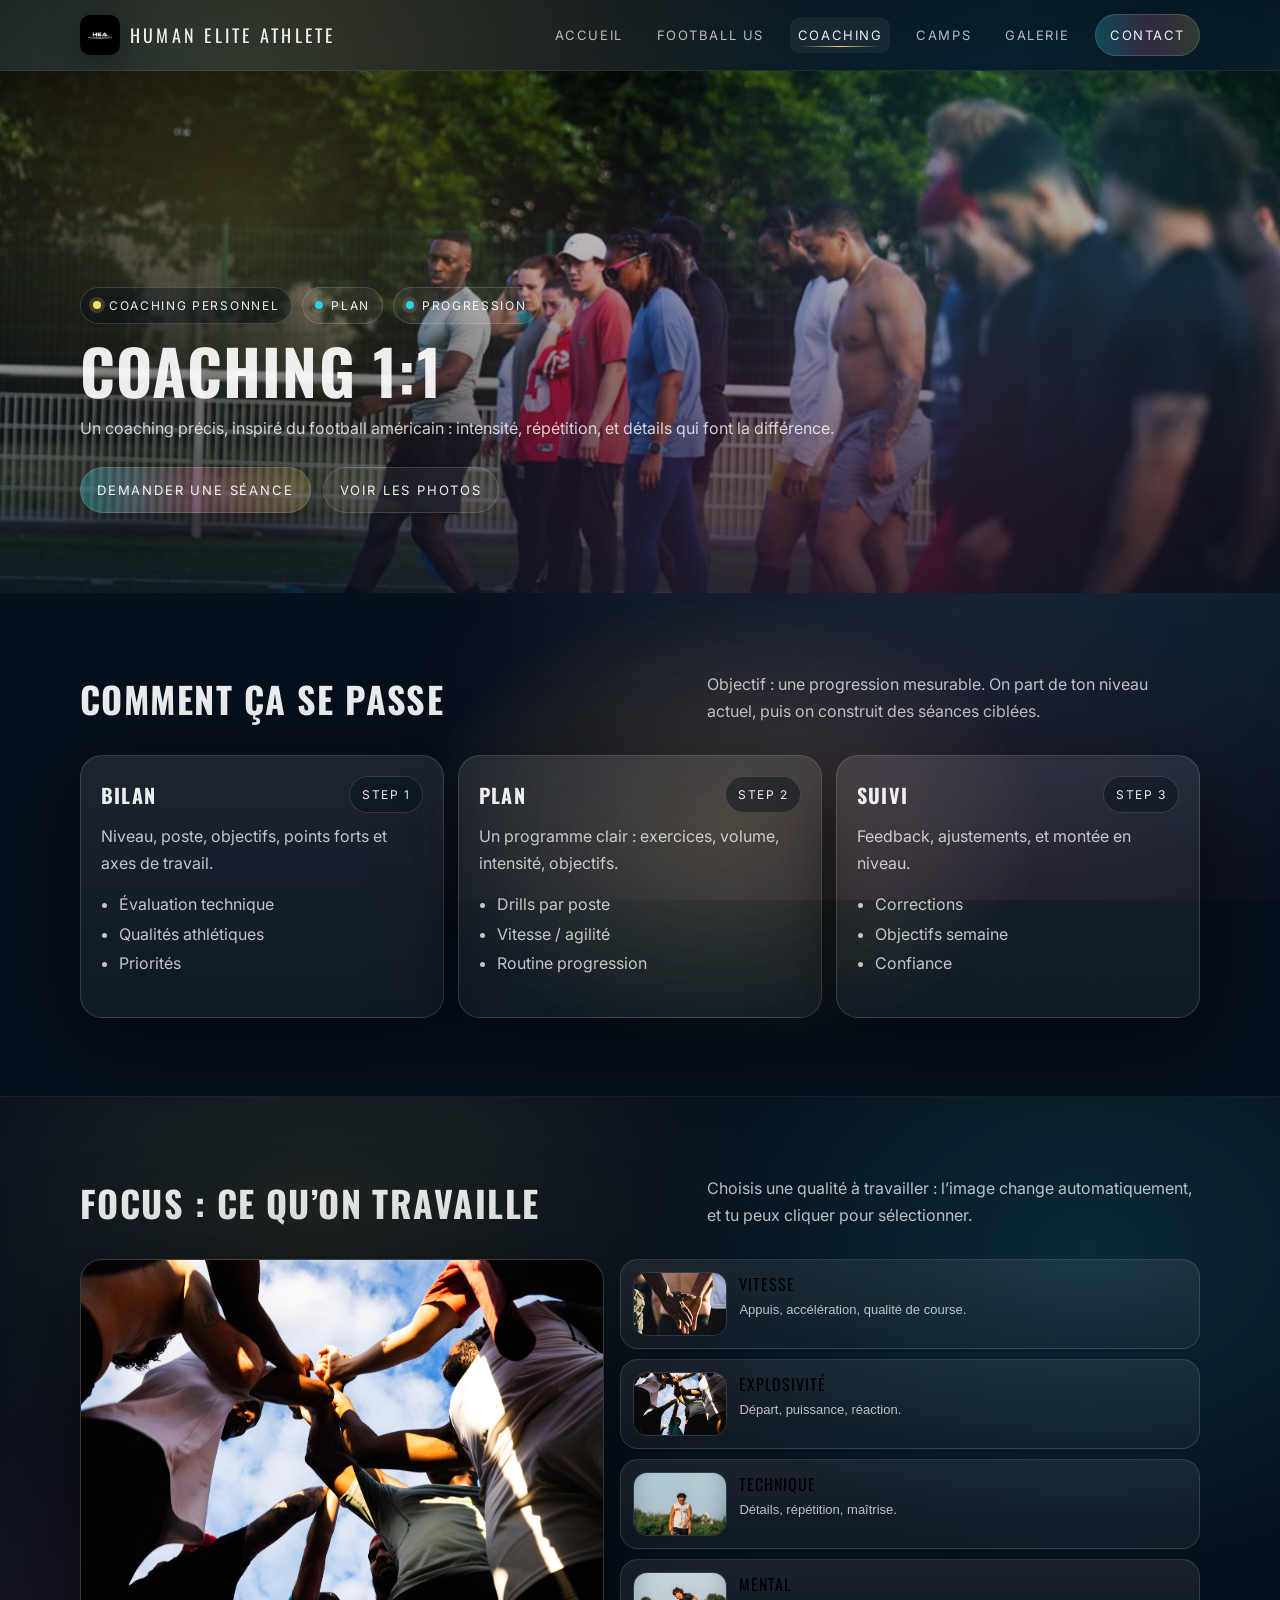
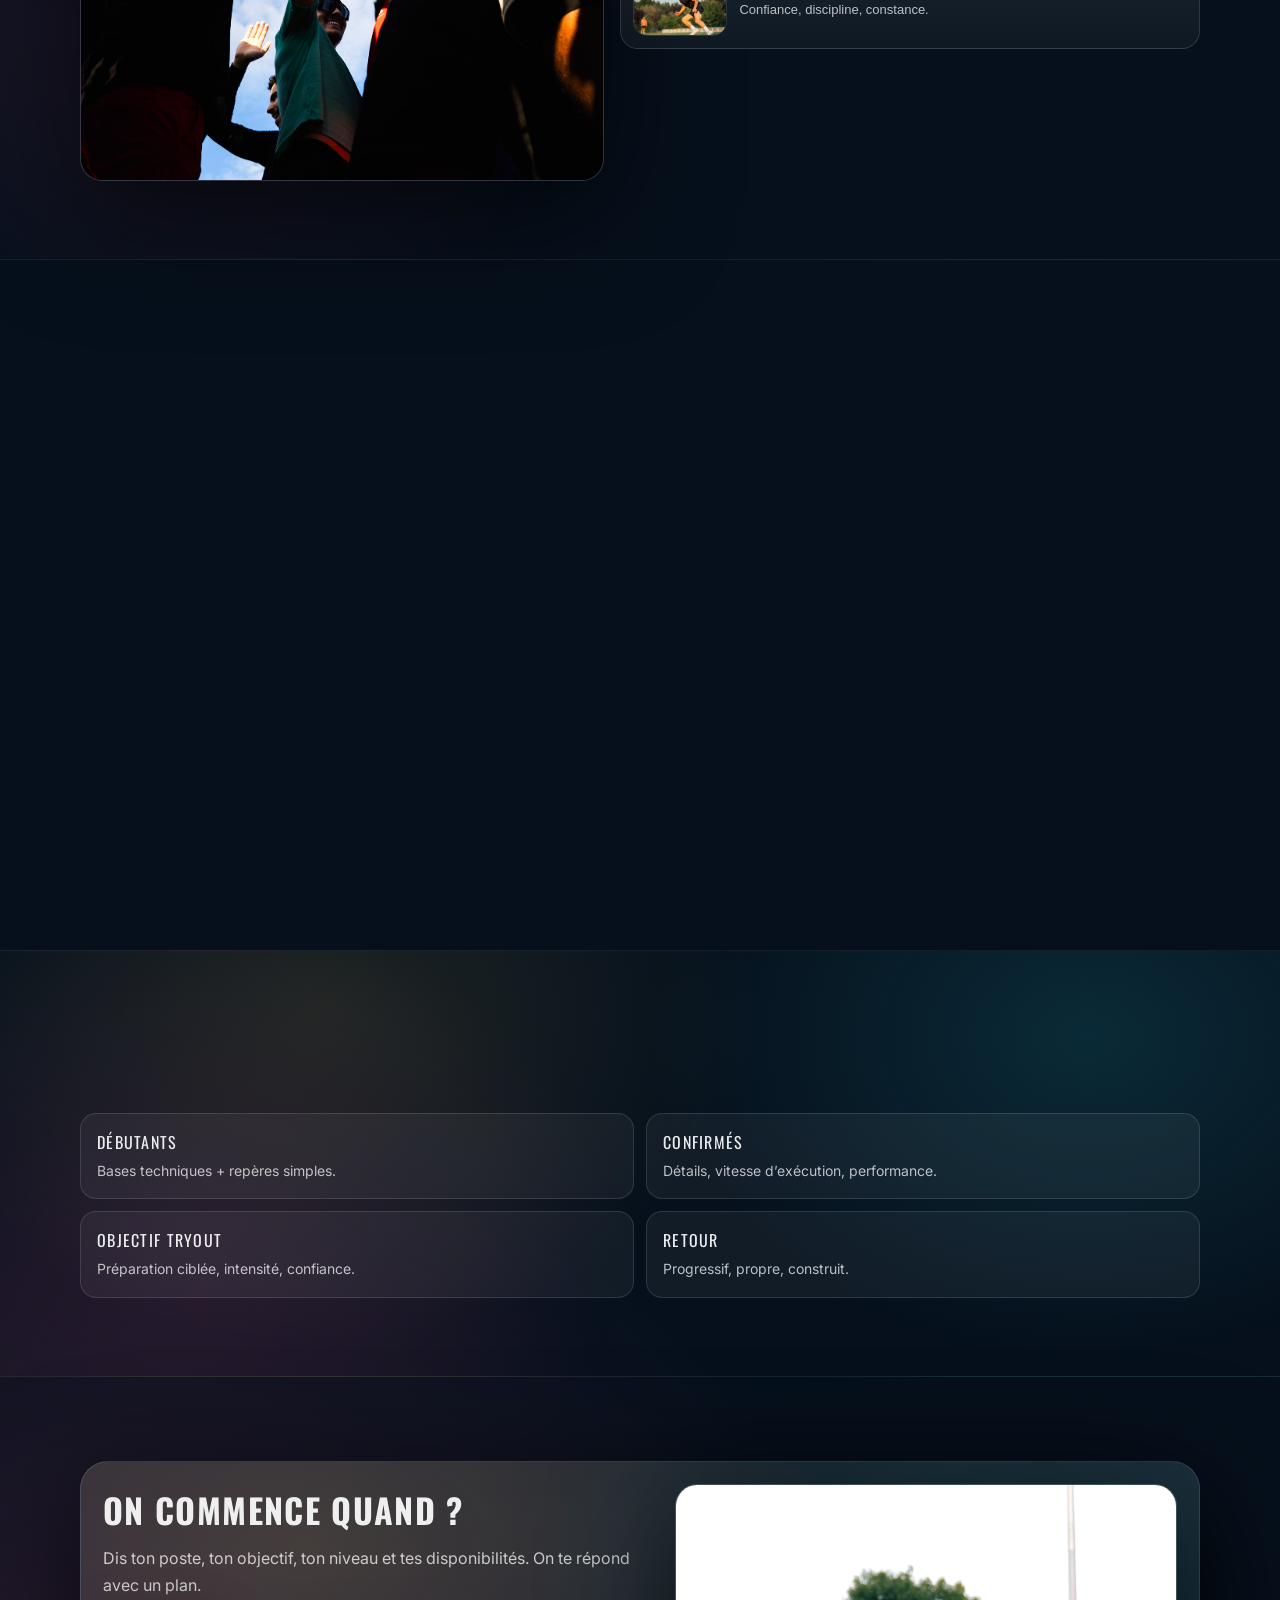
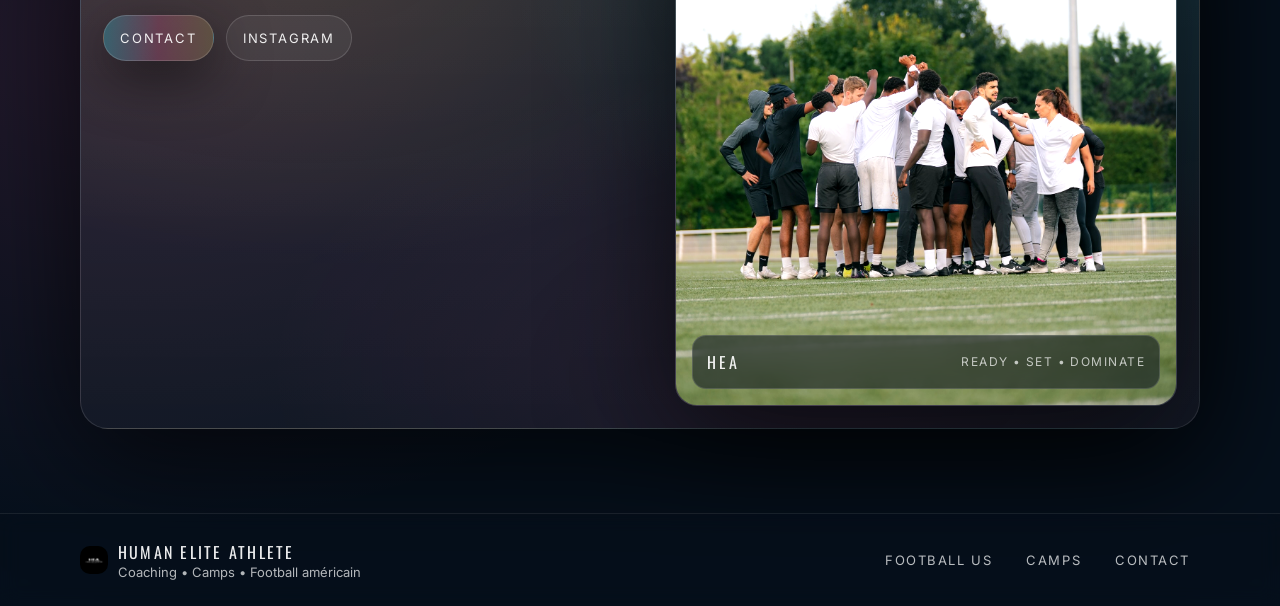
<file: coaching.html>
<!doctype html>
<html lang="fr">
  <head>
    <meta charset="UTF-8" />
    <meta name="viewport" content="width=device-width, initial-scale=1.0" />
    <meta
      name="description"
      content="Coaching personnel Human Elite Athlete (HEA) : technique, explosivité, vitesse, mental. Un plan clair et une progression mesurable."
    />
    <title>Coaching — Human Elite Athlete</title>
    <link rel="icon" href="./image hea/LOGO.webp" />
    <link rel="preconnect" href="https://fonts.googleapis.com" />
    <link rel="preconnect" href="https://fonts.gstatic.com" crossorigin />
    <link
      href="https://fonts.googleapis.com/css2?family=Oswald:wght@300;400;500;600;700&family=Inter:wght@300;400;500;600;700&display=swap"
      rel="stylesheet"
    />
    <link rel="stylesheet" href="./styles.css" />
  </head>
  <body>
    <div class="grain" aria-hidden="true"></div>
    <div class="glow" aria-hidden="true"></div>

    <header class="header" data-header>
      <div class="container header__inner">
        <a class="brand" href="./index.html" aria-label="Aller à l’accueil">
          <img
            class="brand__logo"
            src="./image hea/LOGO.webp"
            alt="Logo Human Elite Athlete"
            width="40"
            height="40"
            loading="eager"
          />
          <span class="brand__name">Human Elite Athlete</span>
        </a>

        <button class="nav-toggle" type="button" aria-label="Ouvrir le menu" data-nav-toggle>
          <span class="nav-toggle__bar"></span>
          <span class="nav-toggle__bar"></span>
          <span class="nav-toggle__bar"></span>
        </button>

        <nav class="nav" data-nav>
          <a class="nav__link" href="./index.html">Accueil</a>
          <a class="nav__link" href="./football.html">Football US</a>
          <a class="nav__link" href="./coaching.html" aria-current="page">Coaching</a>
          <a class="nav__link" href="./camps.html">Camps</a>
          <a class="nav__link" href="./galerie.html">Galerie</a>
          <a class="nav__cta" href="./contact.html">Contact</a>
        </nav>
      </div>
    </header>

    <main>
      <section class="hero page-hero">
        <div class="hero__media" aria-hidden="true">
          <img class="hero__img is-active" src="./image hea/538139511_18073785317320682_2527397518683546051_n.jpg" alt="" loading="eager" />
          <div class="hero__overlay"></div>
        </div>

        <div class="container hero__content">
          <div class="hero__kicker reveal">
            <span class="pill">Coaching personnel</span>
            <span class="pill pill--ghost">Plan</span>
            <span class="pill pill--ghost">Progression</span>
          </div>
          <h1 class="hero__title reveal">Coaching 1:1</h1>
          <p class="hero__subtitle reveal">
            Un coaching précis, inspiré du football américain : intensité, répétition, et détails qui font la
            différence.
          </p>
          <div class="hero__actions reveal">
            <a class="btn btn--primary" href="./contact.html">Demander une séance</a>
            <a class="btn btn--secondary" href="./galerie.html">Voir les photos</a>
          </div>
        </div>
      </section>

      <section class="section">
        <div class="container">
          <div class="section__head">
            <h2 class="section__title reveal">Comment ça se passe</h2>
            <p class="section__lead reveal">
              Objectif : une progression mesurable. On part de ton niveau actuel, puis on construit des
              séances ciblées.
            </p>
          </div>

          <div class="cards">
            <article class="offer reveal">
              <div class="offer__top">
                <h3 class="offer__title">Bilan</h3>
                <div class="offer__pill">Step 1</div>
              </div>
              <p class="offer__text">Niveau, poste, objectifs, points forts et axes de travail.</p>
              <ul class="offer__list">
                <li>Évaluation technique</li>
                <li>Qualités athlétiques</li>
                <li>Priorités</li>
              </ul>
            </article>

            <article class="offer reveal">
              <div class="offer__top">
                <h3 class="offer__title">Plan</h3>
                <div class="offer__pill">Step 2</div>
              </div>
              <p class="offer__text">Un programme clair : exercices, volume, intensité, objectifs.</p>
              <ul class="offer__list">
                <li>Drills par poste</li>
                <li>Vitesse / agilité</li>
                <li>Routine progression</li>
              </ul>
            </article>

            <article class="offer reveal">
              <div class="offer__top">
                <h3 class="offer__title">Suivi</h3>
                <div class="offer__pill">Step 3</div>
              </div>
              <p class="offer__text">Feedback, ajustements, et montée en niveau.</p>
              <ul class="offer__list">
                <li>Corrections</li>
                <li>Objectifs semaine</li>
                <li>Confiance</li>
              </ul>
            </article>
          </div>
        </div>
      </section>

      <section class="section section--alt">
        <div class="container">
          <div class="section__head">
            <h2 class="section__title reveal">Focus : ce qu’on travaille</h2>
            <p class="section__lead reveal">
              Choisis une qualité à travailler : l’image change automatiquement, et tu peux cliquer pour sélectionner.
            </p>
          </div>

          <div class="spotlight" data-spotlight>
            <div class="spotlight__main reveal">
              <img class="spotlight__img" src="./image hea/537736678_18073785287320682_8484507551302880252_n.jpg" alt="Photo coaching" loading="lazy" data-spotlight-main />
            </div>
            <div class="spotlight__rail">
              <button class="spotlight__btn reveal" type="button" aria-pressed="false" data-spotlight-item data-src="./image hea/537736678_18073785287320682_8484507551302880252_n.jpg">
                <img class="spotlight__thumb" src="./image hea/537736678_18073785287320682_8484507551302880252_n.jpg" alt="" loading="lazy" />
                <div class="spotlight__meta">
                  <div class="spotlight__title">Vitesse</div>
                  <div class="spotlight__text">Appuis, accélération, qualité de course.</div>
                </div>
              </button>

              <button class="spotlight__btn reveal" type="button" aria-pressed="false" data-spotlight-item data-src="./image hea/538095290_18073785251320682_4676592486274146319_n.jpg">
                <img class="spotlight__thumb" src="./image hea/538095290_18073785251320682_4676592486274146319_n.jpg" alt="" loading="lazy" />
                <div class="spotlight__meta">
                  <div class="spotlight__title">Explosivité</div>
                  <div class="spotlight__text">Départ, puissance, réaction.</div>
                </div>
              </button>

              <button class="spotlight__btn reveal" type="button" aria-pressed="false" data-spotlight-item data-src="./image hea/541584182_18074637857320682_1148746400733786855_n.jpg">
                <img class="spotlight__thumb" src="./image hea/541584182_18074637857320682_1148746400733786855_n.jpg" alt="" loading="lazy" />
                <div class="spotlight__meta">
                  <div class="spotlight__title">Technique</div>
                  <div class="spotlight__text">Détails, répétition, maîtrise.</div>
                </div>
              </button>

              <button class="spotlight__btn reveal" type="button" aria-pressed="false" data-spotlight-item data-src="./image hea/540732315_18074637896320682_1849280148453891062_n.jpg">
                <img class="spotlight__thumb" src="./image hea/540732315_18074637896320682_1849280148453891062_n.jpg" alt="" loading="lazy" />
                <div class="spotlight__meta">
                  <div class="spotlight__title">Mental</div>
                  <div class="spotlight__text">Confiance, discipline, constance.</div>
                </div>
              </button>
            </div>
          </div>
        </div>
      </section>

      <section class="section">
        <div class="container">
          <div class="section__head">
            <h2 class="section__title reveal">Nos Coachs</h2>
            <p class="section__lead reveal">
              L'expertise technique et l'expérience du terrain au service de ta progression.
            </p>
          </div>
          
          <div id="dynamic-coaches" class="grid-2" style="gap: 24px; margin-top: 32px"></div>
        </div>
      </section>

      <section class="section section--alt">
        <div class="container">
          <div class="section__head">
            <h2 class="section__title reveal">Pour qui ?</h2>
            <p class="section__lead reveal">
              Débutant, confirmé, ou reprise : le coaching s’adapte. Le plus important est la régularité.
            </p>
          </div>

          <div class="grid-2">
            <div class="mini reveal">
              <div class="mini__title">Débutants</div>
              <div class="mini__text">Bases techniques + repères simples.</div>
            </div>
            <div class="mini reveal">
              <div class="mini__title">Confirmés</div>
              <div class="mini__text">Détails, vitesse d’exécution, performance.</div>
            </div>
            <div class="mini reveal">
              <div class="mini__title">Objectif tryout</div>
              <div class="mini__text">Préparation ciblée, intensité, confiance.</div>
            </div>
            <div class="mini reveal">
              <div class="mini__title">Retour</div>
              <div class="mini__text">Progressif, propre, construit.</div>
            </div>
          </div>
        </div>
      </section>

      <section class="section section--cta">
        <div class="container">
          <div class="cta reveal">
            <div class="cta__copy">
              <h2 class="cta__title">On commence quand ?</h2>
              <p class="cta__text">
                Dis ton poste, ton objectif, ton niveau et tes disponibilités. On te répond avec un plan.
              </p>
              <div class="cta__links">
                <a class="btn btn--primary" href="./contact.html">Contact</a>
                <a
                  class="btn btn--secondary"
                  href="https://www.instagram.com/human_elite_athletes/"
                  target="_blank"
                  rel="noreferrer"
                  >Instagram</a
                >
              </div>
            </div>

            <div class="frame" aria-label="Photo">
              <img class="frame__img" src="./image hea/537920425_18073785356320682_3420085158594470568_n.jpg" alt="Photo entraînement" loading="lazy" />
              <div class="frame__badge">
                <div class="frame__badge-top">HEA</div>
                <div class="frame__badge-bottom">Ready • Set • Dominate</div>
              </div>
            </div>
          </div>
        </div>
      </section>
    </main>

    <footer class="footer">
      <div class="container footer__inner">
        <div class="footer__left">
          <img class="footer__logo" src="./image hea/LOGO.webp" alt="" width="28" height="28" loading="lazy" />
          <div>
            <div class="footer__brand">Human Elite Athlete</div>
            <div class="footer__small">Coaching • Camps • Football américain</div>
          </div>
        </div>
        <div class="footer__right">
          <a class="footer__link" href="./football.html">Football US</a>
          <a class="footer__link" href="./camps.html">Camps</a>
          <a class="footer__link" href="./contact.html">Contact</a>
        </div>
      </div>
    </footer>

    <script src="./data.js" defer></script>
    <script src="./script.js" defer></script>
  </body>
</html>
</file>
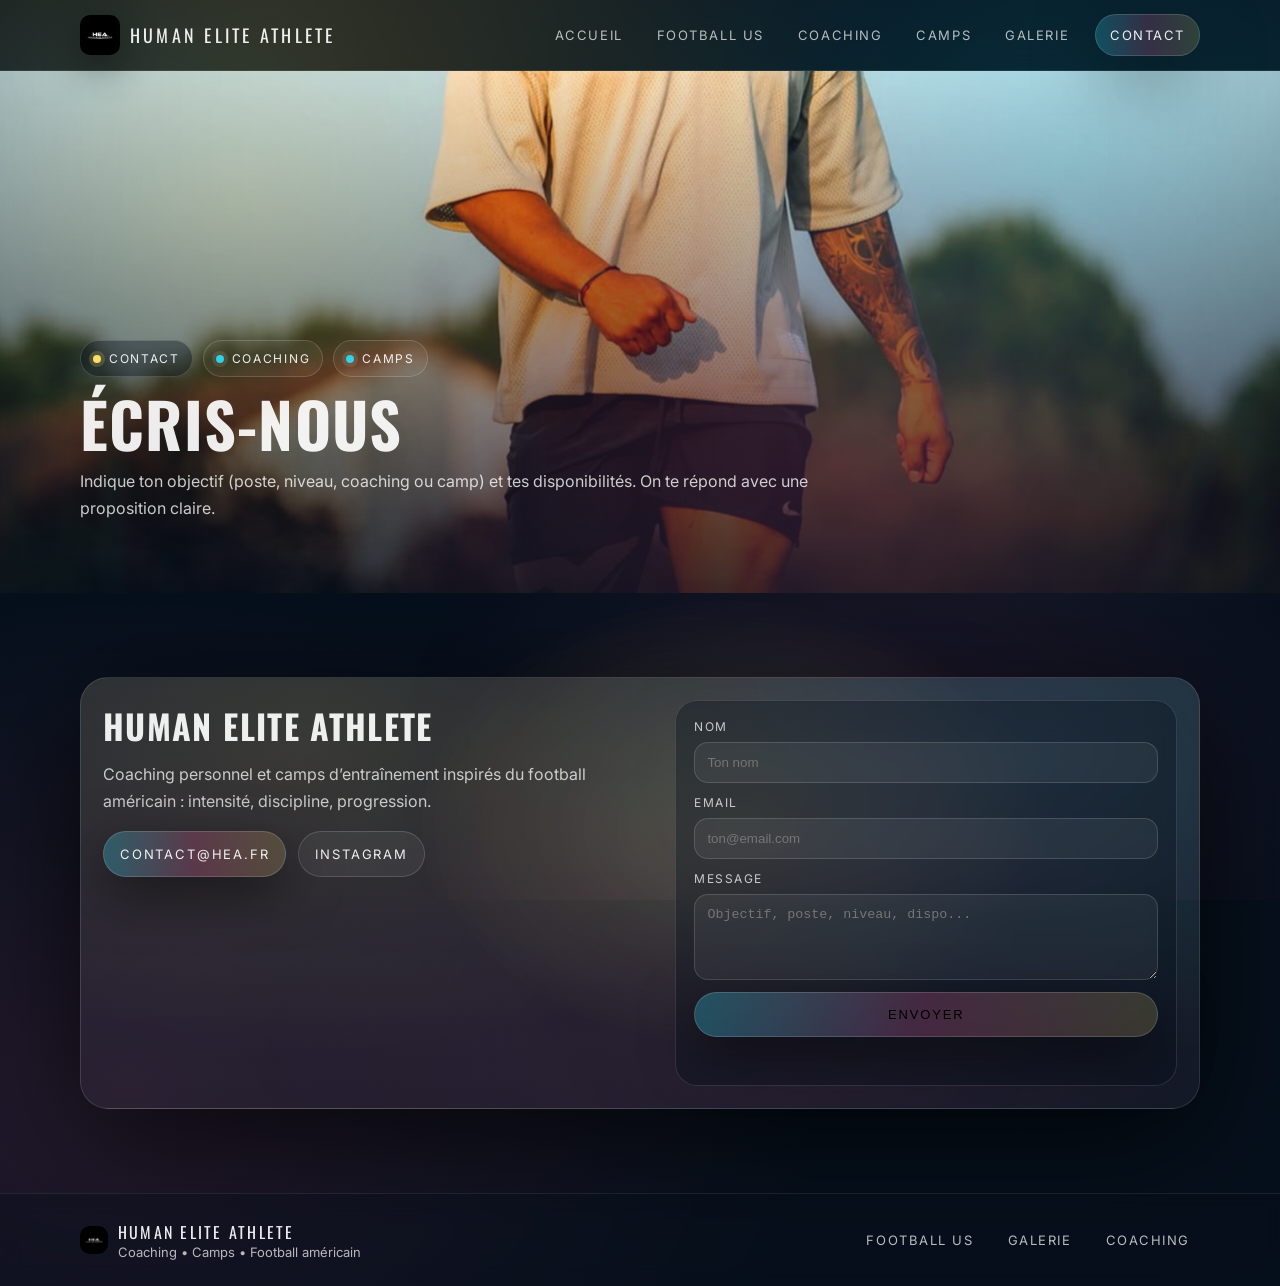
<file: contact.html>
<!doctype html>
<html lang="fr">
  <head>
    <meta charset="UTF-8" />
    <meta name="viewport" content="width=device-width, initial-scale=1.0" />
    <meta name="description" content="Contact Human Elite Athlete (HEA) : coaching personnel et camps d’entraînement." />
    <title>Contact — Human Elite Athlete</title>
    <link rel="icon" href="./image hea/LOGO.webp" />
    <link rel="preconnect" href="https://fonts.googleapis.com" />
    <link rel="preconnect" href="https://fonts.gstatic.com" crossorigin />
    <link
      href="https://fonts.googleapis.com/css2?family=Oswald:wght@300;400;500;600;700&family=Inter:wght@300;400;500;600;700&display=swap"
      rel="stylesheet"
    />
    <link rel="stylesheet" href="./styles.css" />
  </head>
  <body>
    <div class="grain" aria-hidden="true"></div>
    <div class="glow" aria-hidden="true"></div>

    <header class="header" data-header>
      <div class="container header__inner">
        <a class="brand" href="./index.html" aria-label="Aller à l’accueil">
          <img
            class="brand__logo"
            src="./image hea/LOGO.webp"
            alt="Logo Human Elite Athlete"
            width="40"
            height="40"
            loading="eager"
          />
          <span class="brand__name">Human Elite Athlete</span>
        </a>

        <button class="nav-toggle" type="button" aria-label="Ouvrir le menu" data-nav-toggle>
          <span class="nav-toggle__bar"></span>
          <span class="nav-toggle__bar"></span>
          <span class="nav-toggle__bar"></span>
        </button>

        <nav class="nav" data-nav>
          <a class="nav__link" href="./index.html">Accueil</a>
          <a class="nav__link" href="./football.html">Football US</a>
          <a class="nav__link" href="./coaching.html">Coaching</a>
          <a class="nav__link" href="./camps.html">Camps</a>
          <a class="nav__link" href="./galerie.html">Galerie</a>
          <a class="nav__cta" href="./contact.html" aria-current="page">Contact</a>
        </nav>
      </div>
    </header>

    <main>
      <section class="hero page-hero">
        <div class="hero__media" aria-hidden="true">
          <img class="hero__img is-active" src="./image hea/541213899_18074637869320682_6723091946661350098_n.jpg" alt="" loading="eager" />
          <div class="hero__overlay"></div>
        </div>

        <div class="container hero__content">
          <div class="hero__kicker reveal">
            <span class="pill">Contact</span>
            <span class="pill pill--ghost">Coaching</span>
            <span class="pill pill--ghost">Camps</span>
          </div>
          <h1 class="hero__title reveal">Écris-nous</h1>
          <p class="hero__subtitle reveal">
            Indique ton objectif (poste, niveau, coaching ou camp) et tes disponibilités. On te répond avec une
            proposition claire.
          </p>
        </div>
      </section>

      <section class="section section--cta">
        <div class="container">
          <div class="cta reveal">
            <div class="cta__copy">
              <h2 class="cta__title">Human Elite Athlete</h2>
              <p class="cta__text">
                Coaching personnel et camps d’entraînement inspirés du football américain : intensité,
                discipline, progression.
              </p>
              <div class="cta__links">
                <a class="btn btn--primary" href="mailto:contact@hea.fr">contact@hea.fr</a>
                <a class="btn btn--secondary" href="https://www.instagram.com/human_elite_athletes/" target="_blank" rel="noreferrer"
                  >Instagram</a
                >
              </div>
            </div>

            <form class="form" autocomplete="on">
              <div class="form__row">
                <label class="label" for="name">Nom</label>
                <input class="input" id="name" name="name" type="text" placeholder="Ton nom" required />
              </div>
              <div class="form__row">
                <label class="label" for="email">Email</label>
                <input class="input" id="email" name="email" type="email" placeholder="ton@email.com" required />
              </div>
              <div class="form__row">
                <label class="label" for="message">Message</label>
                <textarea
                  class="input textarea"
                  id="message"
                  name="message"
                  placeholder="Objectif, poste, niveau, dispo..."
                  rows="4"
                  required
                ></textarea>
              </div>
              <button class="btn btn--primary btn--full" type="submit">Envoyer</button>
              <div class="form__hint" aria-live="polite" data-form-hint></div>
            </form>
          </div>
        </div>
      </section>
    </main>

    <footer class="footer">
      <div class="container footer__inner">
        <div class="footer__left">
          <img class="footer__logo" src="./image hea/LOGO.webp" alt="" width="28" height="28" loading="lazy" />
          <div>
            <div class="footer__brand">Human Elite Athlete</div>
            <div class="footer__small">Coaching • Camps • Football américain</div>
          </div>
        </div>
        <div class="footer__right">
          <a class="footer__link" href="./football.html">Football US</a>
          <a class="footer__link" href="./galerie.html">Galerie</a>
          <a class="footer__link" href="./coaching.html">Coaching</a>
        </div>
      </div>
    </footer>

    <script src="./script.js" defer></script>
  </body>
</html>
</file>
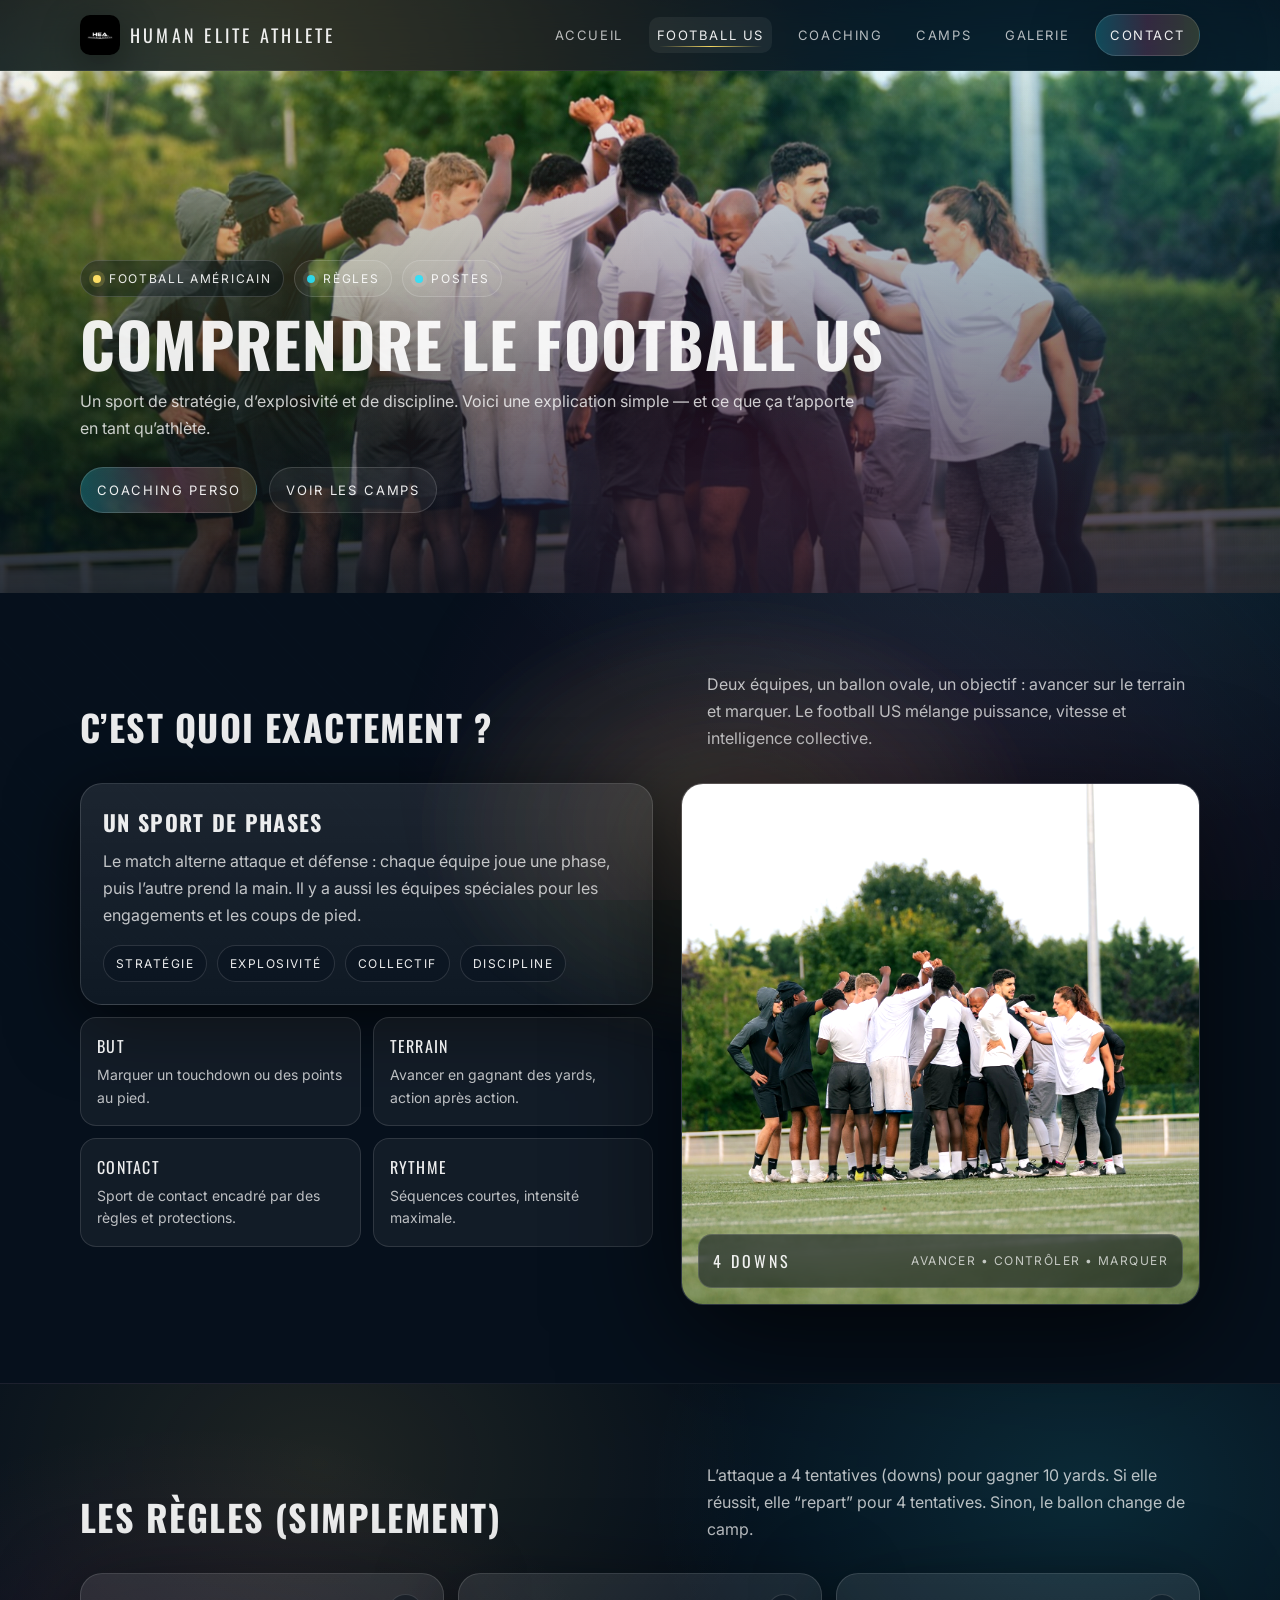
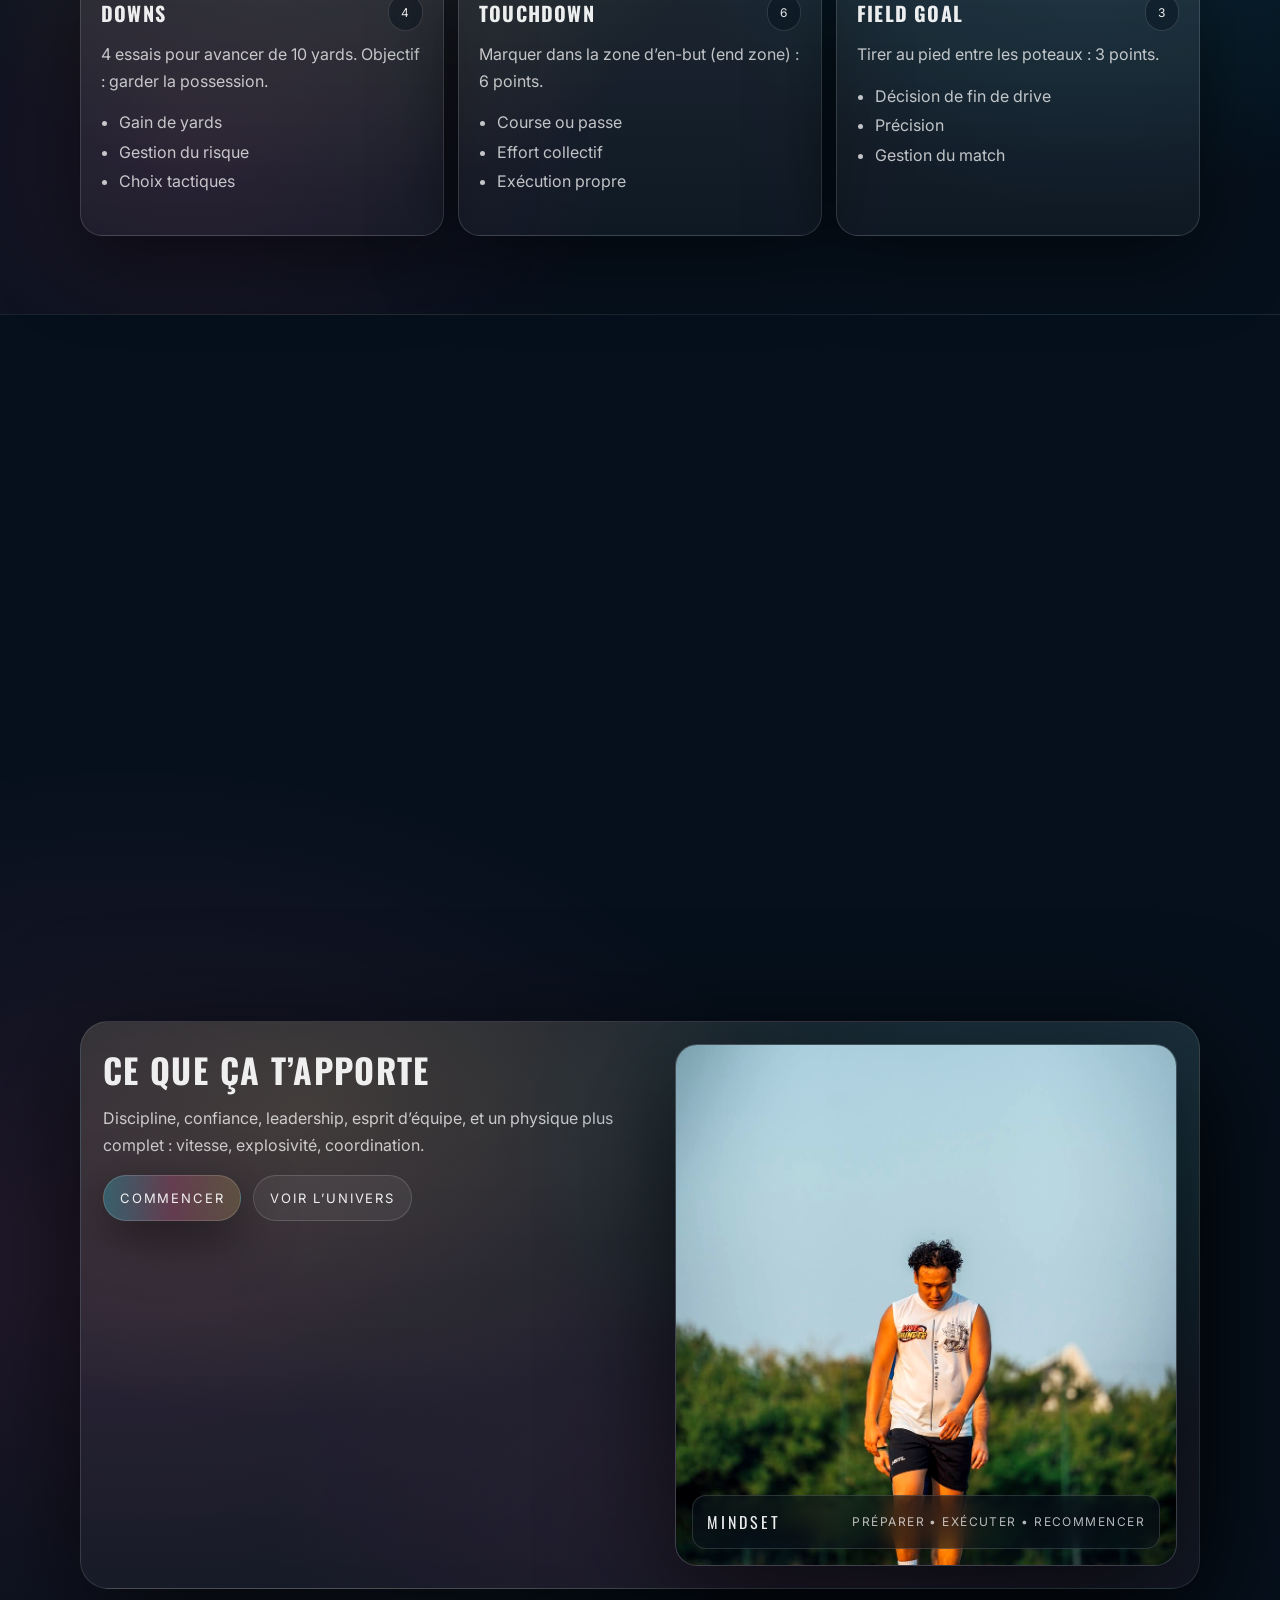
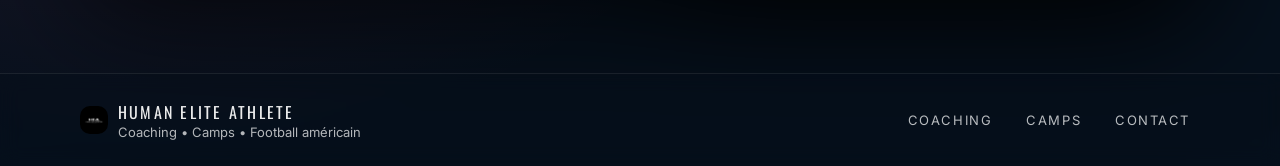
<file: football.html>
<!doctype html>
<html lang="fr">
  <head>
    <meta charset="UTF-8" />
    <meta name="viewport" content="width=device-width, initial-scale=1.0" />
    <meta
      name="description"
      content="Comprendre le football américain : règles simples, postes, et ce que ce sport apporte au mental, au physique et au collectif."
    />
    <title>Football US — Human Elite Athlete</title>
    <link rel="icon" href="./image hea/LOGO.webp" />
    <link rel="preconnect" href="https://fonts.googleapis.com" />
    <link rel="preconnect" href="https://fonts.gstatic.com" crossorigin />
    <link
      href="https://fonts.googleapis.com/css2?family=Oswald:wght@300;400;500;600;700&family=Inter:wght@300;400;500;600;700&display=swap"
      rel="stylesheet"
    />
    <link rel="stylesheet" href="./styles.css" />
  </head>
  <body>
    <div class="grain" aria-hidden="true"></div>
    <div class="glow" aria-hidden="true"></div>

    <header class="header" data-header>
      <div class="container header__inner">
        <a class="brand" href="./index.html" aria-label="Aller à l’accueil">
          <img
            class="brand__logo"
            src="./image hea/LOGO.webp"
            alt="Logo Human Elite Athlete"
            width="40"
            height="40"
            loading="eager"
          />
          <span class="brand__name">Human Elite Athlete</span>
        </a>

        <button class="nav-toggle" type="button" aria-label="Ouvrir le menu" data-nav-toggle>
          <span class="nav-toggle__bar"></span>
          <span class="nav-toggle__bar"></span>
          <span class="nav-toggle__bar"></span>
        </button>

        <nav class="nav" data-nav>
          <a class="nav__link" href="./index.html">Accueil</a>
          <a class="nav__link" href="./football.html" aria-current="page">Football US</a>
          <a class="nav__link" href="./coaching.html">Coaching</a>
          <a class="nav__link" href="./camps.html">Camps</a>
          <a class="nav__link" href="./galerie.html">Galerie</a>
          <a class="nav__cta" href="./contact.html">Contact</a>
        </nav>
      </div>
    </header>

    <main>
      <section class="hero page-hero">
        <div
          class="hero__media"
          aria-hidden="true"
          data-hero-rotator
          data-hero-images="./image hea/537920425_18073785356320682_3420085158594470568_n.jpg|./image hea/541835685_18074637908320682_3895152037575491480_n.jpg|./image hea/540732315_18074637896320682_1849280148453891062_n.jpg|./image hea/536889463_18073785377320682_646450316489396630_n.jpg"
        >
          <img
            class="hero__img is-active"
            src="./image hea/537920425_18073785356320682_3420085158594470568_n.jpg"
            alt=""
            loading="eager"
            data-hero-img
          />
          <img class="hero__img" src="./image hea/541835685_18074637908320682_3895152037575491480_n.jpg" alt="" loading="eager" data-hero-img />
          <div class="hero__overlay"></div>
        </div>

        <div class="container hero__content">
          <div class="hero__kicker reveal">
            <span class="pill">Football américain</span>
            <span class="pill pill--ghost">Règles</span>
            <span class="pill pill--ghost">Postes</span>
          </div>
          <h1 class="hero__title reveal">Comprendre le football US</h1>
          <p class="hero__subtitle reveal">
            Un sport de stratégie, d’explosivité et de discipline. Voici une explication simple — et ce que ça
            t’apporte en tant qu’athlète.
          </p>
          <div class="hero__actions reveal">
            <a class="btn btn--primary" href="./coaching.html">Coaching perso</a>
            <a class="btn btn--secondary" href="./camps.html">Voir les camps</a>
          </div>
        </div>
      </section>

      <section class="section">
        <div class="container">
          <div class="section__head">
            <h2 class="section__title reveal">C’est quoi exactement ?</h2>
            <p class="section__lead reveal">
              Deux équipes, un ballon ovale, un objectif : avancer sur le terrain et marquer. Le football US
              mélange puissance, vitesse et intelligence collective.
            </p>
          </div>

          <div class="split">
            <div class="split__content">
              <div class="card reveal">
                <h3 class="card__title">Un sport de phases</h3>
                <p class="card__text">
                  Le match alterne attaque et défense : chaque équipe joue une phase, puis l’autre prend la
                  main. Il y a aussi les équipes spéciales pour les engagements et les coups de pied.
                </p>
                <div class="tags" aria-label="Mots-clés">
                  <span class="tag">Stratégie</span>
                  <span class="tag">Explosivité</span>
                  <span class="tag">Collectif</span>
                  <span class="tag">Discipline</span>
                </div>
              </div>

              <div class="grid-2">
                <div class="mini reveal">
                  <div class="mini__title">But</div>
                  <div class="mini__text">Marquer un touchdown ou des points au pied.</div>
                </div>
                <div class="mini reveal">
                  <div class="mini__title">Terrain</div>
                  <div class="mini__text">Avancer en gagnant des yards, action après action.</div>
                </div>
                <div class="mini reveal">
                  <div class="mini__title">Contact</div>
                  <div class="mini__text">Sport de contact encadré par des règles et protections.</div>
                </div>
                <div class="mini reveal">
                  <div class="mini__title">Rythme</div>
                  <div class="mini__text">Séquences courtes, intensité maximale.</div>
                </div>
              </div>
            </div>

            <div class="split__media reveal" aria-label="Photo">
              <div class="frame">
                <img class="frame__img" src="./image hea/537920425_18073785356320682_3420085158594470568_n.jpg" alt="Photo football américain" loading="lazy" />
                <div class="frame__badge">
                  <div class="frame__badge-top">4 downs</div>
                  <div class="frame__badge-bottom">Avancer • Contrôler • Marquer</div>
                </div>
              </div>
            </div>
          </div>
        </div>
      </section>

      <section class="section section--alt">
        <div class="container">
          <div class="section__head">
            <h2 class="section__title reveal">Les règles (simplement)</h2>
            <p class="section__lead reveal">
              L’attaque a 4 tentatives (downs) pour gagner 10 yards. Si elle réussit, elle “repart” pour 4
              tentatives. Sinon, le ballon change de camp.
            </p>
          </div>

          <div class="cards">
            <article class="offer reveal">
              <div class="offer__top">
                <h3 class="offer__title">Downs</h3>
                <div class="offer__pill">4</div>
              </div>
              <p class="offer__text">4 essais pour avancer de 10 yards. Objectif : garder la possession.</p>
              <ul class="offer__list">
                <li>Gain de yards</li>
                <li>Gestion du risque</li>
                <li>Choix tactiques</li>
              </ul>
            </article>

            <article class="offer reveal">
              <div class="offer__top">
                <h3 class="offer__title">Touchdown</h3>
                <div class="offer__pill">6</div>
              </div>
              <p class="offer__text">Marquer dans la zone d’en-but (end zone) : 6 points.</p>
              <ul class="offer__list">
                <li>Course ou passe</li>
                <li>Effort collectif</li>
                <li>Exécution propre</li>
              </ul>
            </article>

            <article class="offer reveal">
              <div class="offer__top">
                <h3 class="offer__title">Field Goal</h3>
                <div class="offer__pill">3</div>
              </div>
              <p class="offer__text">Tirer au pied entre les poteaux : 3 points.</p>
              <ul class="offer__list">
                <li>Décision de fin de drive</li>
                <li>Précision</li>
                <li>Gestion du match</li>
              </ul>
            </article>
          </div>
        </div>
      </section>

      <section class="section">
        <div class="container">
          <div class="section__head">
            <h2 class="section__title reveal">Les postes (vision rapide)</h2>
            <p class="section__lead reveal">
              Chaque poste a un rôle clair. C’est ce qui rend le football US puissant : le collectif est une
              somme de spécialités.
            </p>
          </div>

          <div class="grid-2">
            <div class="mini reveal">
              <div class="mini__title">QB / Quarterback</div>
              <div class="mini__text">Chef d’orchestre : lecture, décision, passe, gestion.</div>
            </div>
            <div class="mini reveal">
              <div class="mini__title">WR / Receveur</div>
              <div class="mini__text">Courses de tracés, vitesse, mains, séparation.</div>
            </div>
            <div class="mini reveal">
              <div class="mini__title">RB / Running back</div>
              <div class="mini__text">Course, vision, appuis, contact, protection.</div>
            </div>
            <div class="mini reveal">
              <div class="mini__title">OL / Ligne offensive</div>
              <div class="mini__text">Protection, blocs, puissance, technique.</div>
            </div>
            <div class="mini reveal">
              <div class="mini__title">DL / Ligne défensive</div>
              <div class="mini__text">Pression, stop course, explosivité.</div>
            </div>
            <div class="mini reveal">
              <div class="mini__title">LB / Linebacker</div>
              <div class="mini__text">Lecture, réaction, plaquage, polyvalence.</div>
            </div>
            <div class="mini reveal">
              <div class="mini__title">DB / Defensive back</div>
              <div class="mini__text">Couverture, vitesse, anticipation, interceptions.</div>
            </div>
            <div class="mini reveal">
              <div class="mini__title">Special Teams</div>
              <div class="mini__text">Kickoff, punt : détails, discipline, impact direct.</div>
            </div>
          </div>
        </div>
      </section>

      <section class="section section--cta">
        <div class="container">
          <div class="cta reveal">
            <div class="cta__copy">
              <h2 class="cta__title">Ce que ça t’apporte</h2>
              <p class="cta__text">
                Discipline, confiance, leadership, esprit d’équipe, et un physique plus complet : vitesse,
                explosivité, coordination.
              </p>
              <div class="cta__links">
                <a class="btn btn--primary" href="./contact.html">Commencer</a>
                <a class="btn btn--secondary" href="./galerie.html">Voir l’univers</a>
              </div>
            </div>
            <div class="frame" aria-label="Photo">
              <img class="frame__img" src="./image hea/541584182_18074637857320682_1148746400733786855_n.jpg" alt="Action football américain" loading="lazy" />
              <div class="frame__badge">
                <div class="frame__badge-top">Mindset</div>
                <div class="frame__badge-bottom">Préparer • Exécuter • Recommencer</div>
              </div>
            </div>
          </div>
        </div>
      </section>
    </main>

    <footer class="footer">
      <div class="container footer__inner">
        <div class="footer__left">
          <img class="footer__logo" src="./image hea/LOGO.webp" alt="" width="28" height="28" loading="lazy" />
          <div>
            <div class="footer__brand">Human Elite Athlete</div>
            <div class="footer__small">Coaching • Camps • Football américain</div>
          </div>
        </div>
        <div class="footer__right">
          <a class="footer__link" href="./coaching.html">Coaching</a>
          <a class="footer__link" href="./camps.html">Camps</a>
          <a class="footer__link" href="./contact.html">Contact</a>
        </div>
      </div>
    </footer>

    <script src="./script.js" defer></script>
  </body>
</html>
</file>
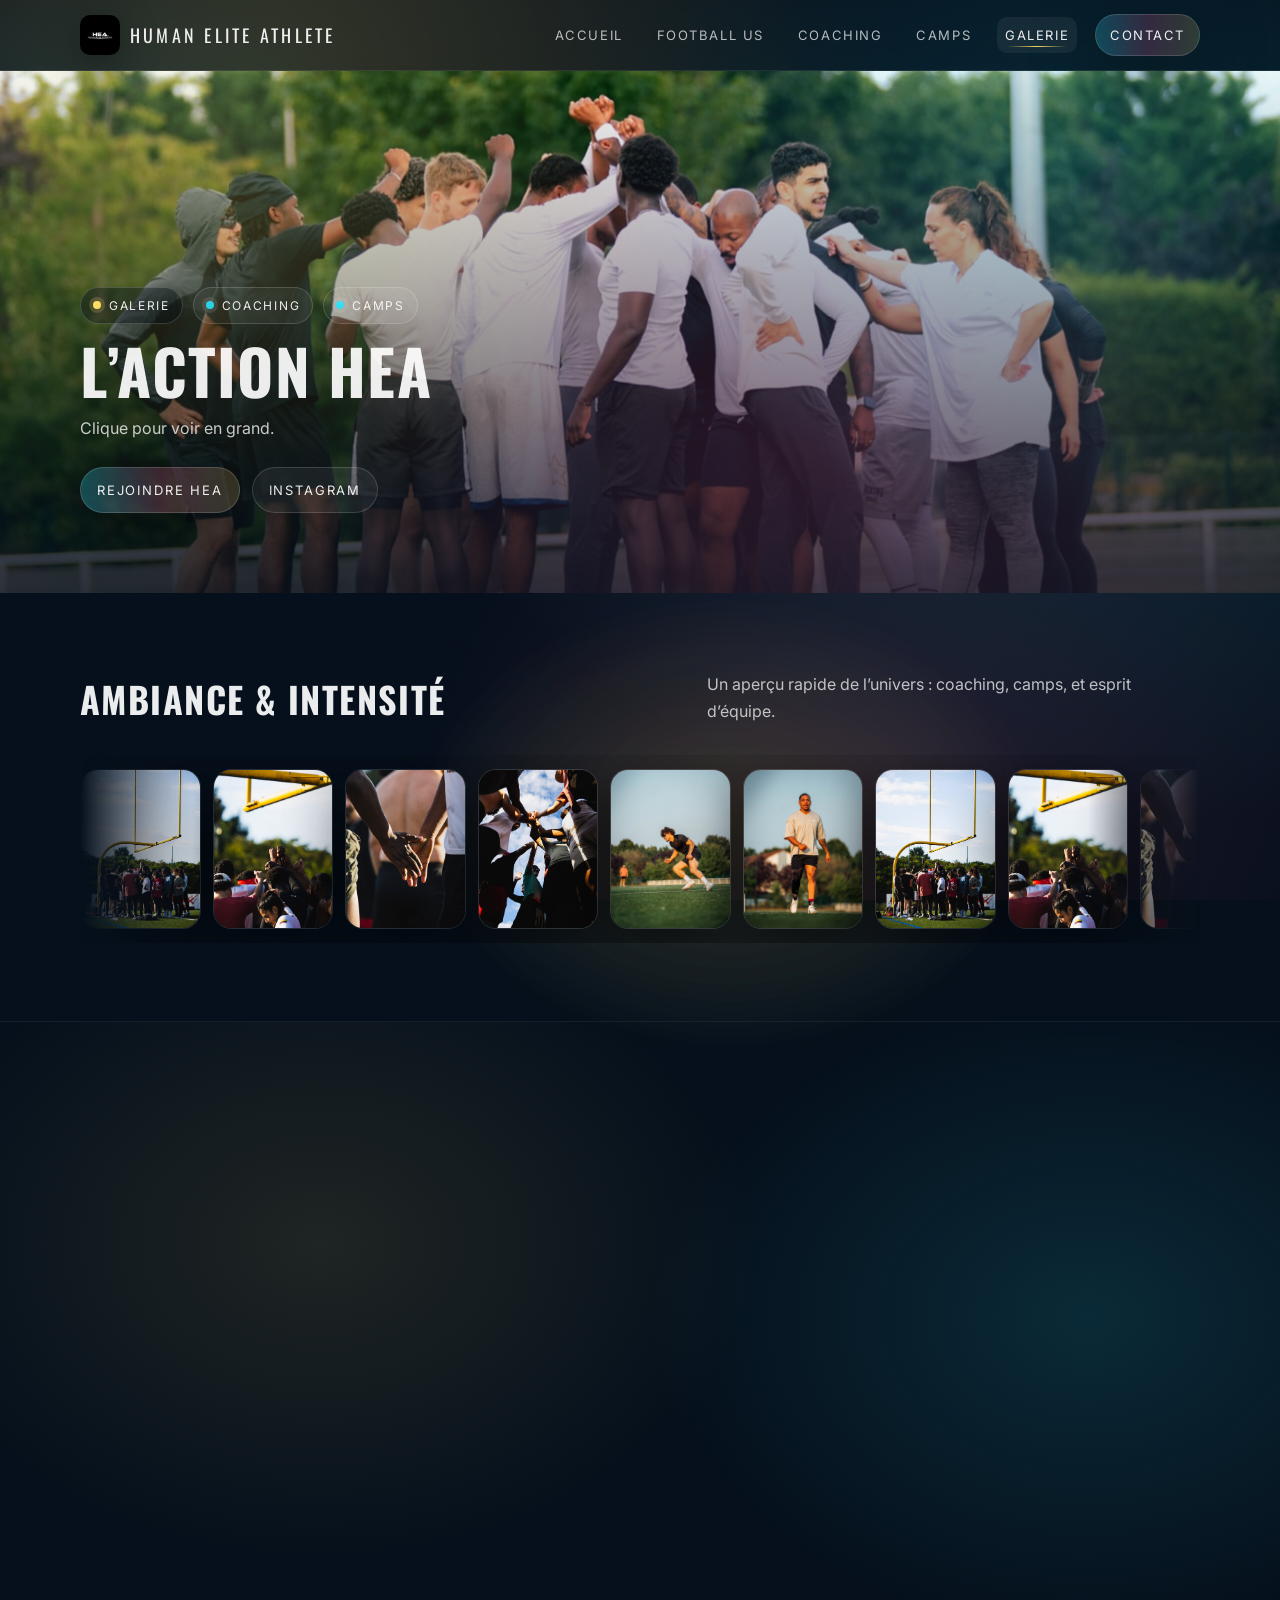
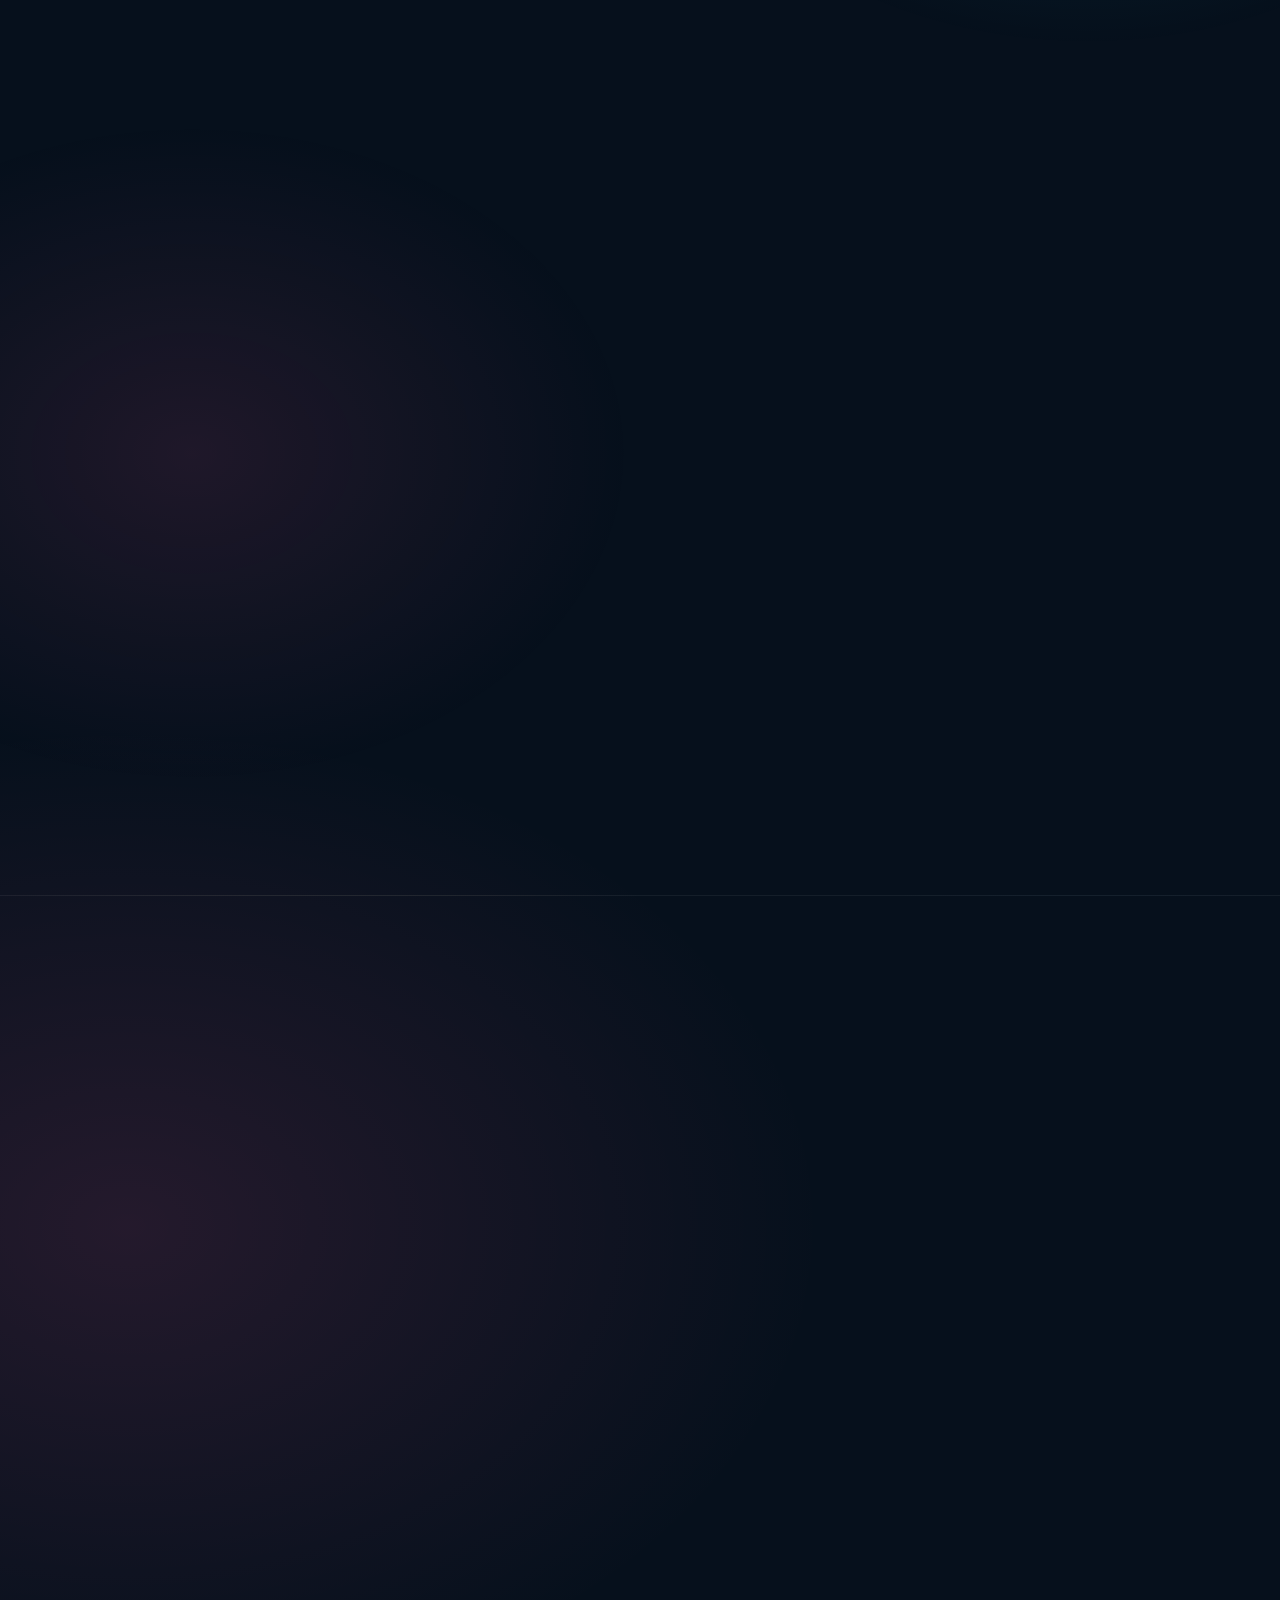
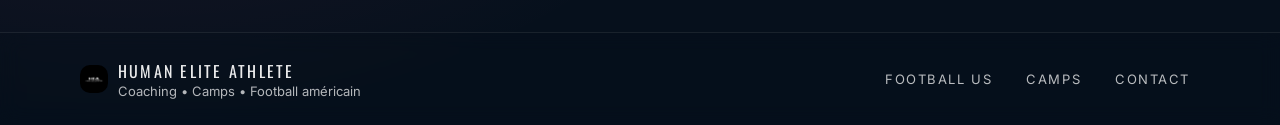
<file: galerie.html>
<!doctype html>
<html lang="fr">
  <head>
    <meta charset="UTF-8" />
    <meta name="viewport" content="width=device-width, initial-scale=1.0" />
    <meta name="description" content="Human Elite Athlete (HEA) : moments d’action, coaching et camps. Un aperçu de l’univers et de l’intensité." />
    <title>Galerie — Human Elite Athlete</title>
    <link rel="icon" href="./image hea/LOGO.webp" />
    <link rel="preconnect" href="https://fonts.googleapis.com" />
    <link rel="preconnect" href="https://fonts.gstatic.com" crossorigin />
    <link
      href="https://fonts.googleapis.com/css2?family=Oswald:wght@300;400;500;600;700&family=Inter:wght@300;400;500;600;700&display=swap"
      rel="stylesheet"
    />
    <link rel="stylesheet" href="./styles.css" />
  </head>
  <body>
    <div class="grain" aria-hidden="true"></div>
    <div class="glow" aria-hidden="true"></div>

    <header class="header" data-header>
      <div class="container header__inner">
        <a class="brand" href="./index.html" aria-label="Aller à l’accueil">
          <img
            class="brand__logo"
            src="./image hea/LOGO.webp"
            alt="Logo Human Elite Athlete"
            width="40"
            height="40"
            loading="eager"
          />
          <span class="brand__name">Human Elite Athlete</span>
        </a>

        <button class="nav-toggle" type="button" aria-label="Ouvrir le menu" data-nav-toggle>
          <span class="nav-toggle__bar"></span>
          <span class="nav-toggle__bar"></span>
          <span class="nav-toggle__bar"></span>
        </button>

        <nav class="nav" data-nav>
          <a class="nav__link" href="./index.html">Accueil</a>
          <a class="nav__link" href="./football.html">Football US</a>
          <a class="nav__link" href="./coaching.html">Coaching</a>
          <a class="nav__link" href="./camps.html">Camps</a>
          <a class="nav__link" href="./galerie.html" aria-current="page">Galerie</a>
          <a class="nav__cta" href="./contact.html">Contact</a>
        </nav>
      </div>
    </header>

    <main>
      <section class="hero page-hero">
        <div
          class="hero__media"
          aria-hidden="true"
          data-hero-rotator
          data-hero-images="./image hea/537920425_18073785356320682_3420085158594470568_n.jpg|./image hea/541835685_18074637908320682_3895152037575491480_n.jpg|./image hea/540732315_18074637896320682_1849280148453891062_n.jpg|./image hea/541584182_18074637857320682_1148746400733786855_n.jpg|./image hea/537780320_18073785335320682_6608482871352179542_n.jpg"
        >
          <img class="hero__img is-active" src="./image hea/537920425_18073785356320682_3420085158594470568_n.jpg" alt="" loading="eager" data-hero-img />
          <img class="hero__img" src="./image hea/541835685_18074637908320682_3895152037575491480_n.jpg" alt="" loading="eager" data-hero-img />
          <div class="hero__overlay"></div>
        </div>

        <div class="container hero__content">
          <div class="hero__kicker reveal">
            <span class="pill">Galerie</span>
            <span class="pill pill--ghost">Coaching</span>
            <span class="pill pill--ghost">Camps</span>
          </div>
          <h1 class="hero__title reveal">L’action HEA</h1>
          <p class="hero__subtitle reveal">Clique pour voir en grand.</p>
          <div class="hero__actions reveal">
            <a class="btn btn--primary" href="./contact.html">Rejoindre HEA</a>
            <a class="btn btn--secondary" href="https://www.instagram.com/human_elite_athletes/" target="_blank" rel="noreferrer"
              >Instagram</a
            >
          </div>
        </div>
      </section>

      <section class="section">
        <div class="container">
          <div class="section__head">
            <h2 class="section__title reveal">Ambiance & intensité</h2>
            <p class="section__lead reveal">Un aperçu rapide de l’univers : coaching, camps, et esprit d’équipe.</p>
          </div>

          <div class="marquee reveal" aria-label="Bandeau photos galerie">
            <div class="marquee__track">
              <img class="marquee__img" src="./image hea/537026665_18073785344320682_1683690606919261197_n.jpg" alt="" loading="lazy" />
              <img class="marquee__img" src="./image hea/537086924_18073785299320682_6559564732021196007_n.jpg" alt="" loading="lazy" />
              <img class="marquee__img" src="./image hea/537736678_18073785287320682_8484507551302880252_n.jpg" alt="" loading="lazy" />
              <img class="marquee__img" src="./image hea/538095290_18073785251320682_4676592486274146319_n.jpg" alt="" loading="lazy" />
              <img class="marquee__img" src="./image hea/540732315_18074637896320682_1849280148453891062_n.jpg" alt="" loading="lazy" />
              <img class="marquee__img" src="./image hea/541213899_18074637869320682_6723091946661350098_n.jpg" alt="" loading="lazy" />
              <img class="marquee__img" src="./image hea/537026665_18073785344320682_1683690606919261197_n.jpg" alt="" loading="lazy" />
              <img class="marquee__img" src="./image hea/537086924_18073785299320682_6559564732021196007_n.jpg" alt="" loading="lazy" />
              <img class="marquee__img" src="./image hea/537736678_18073785287320682_8484507551302880252_n.jpg" alt="" loading="lazy" />
              <img class="marquee__img" src="./image hea/538095290_18073785251320682_4676592486274146319_n.jpg" alt="" loading="lazy" />
              <img class="marquee__img" src="./image hea/540732315_18074637896320682_1849280148453891062_n.jpg" alt="" loading="lazy" />
              <img class="marquee__img" src="./image hea/541213899_18074637869320682_6723091946661350098_n.jpg" alt="" loading="lazy" />
            </div>
          </div>
        </div>
      </section>

      <section class="section section--alt">
        <div class="container">
          <div class="section__head">
            <h2 class="section__title reveal">Galerie complète</h2>
            <p class="section__lead reveal">Un aperçu complet de l’action : défile et clique pour voir en grand.</p>
          </div>

          <div id="dynamic-gallery" class="gallery" data-gallery></div>
        </div>
      </section>

      <section class="section section--cta">
        <div class="container">
          <div class="cta reveal">
            <div class="cta__copy">
              <h2 class="cta__title">Tu veux une séance ?</h2>
              <p class="cta__text">Coaching personnel ou camp : on organise ça proprement.</p>
              <div class="cta__links">
                <a class="btn btn--primary" href="./contact.html">Contact</a>
                <a class="btn btn--secondary" href="./coaching.html">Coaching</a>
              </div>
            </div>
            <div class="frame" aria-label="Photo">
              <img class="frame__img" src="./image hea/537920425_18073785356320682_3420085158594470568_n.jpg" alt="Photo" loading="lazy" />
              <div class="frame__badge">
                <div class="frame__badge-top">HEA</div>
                <div class="frame__badge-bottom">Human Elite Athlete</div>
              </div>
            </div>
          </div>
        </div>
      </section>
    </main>

    <div class="lightbox" data-lightbox aria-hidden="true">
      <button class="lightbox__close" type="button" aria-label="Fermer" data-lightbox-close>×</button>
      <img class="lightbox__img" data-lightbox-img alt="Photo en plein écran" />
      <div class="lightbox__hint">Clique à côté ou appuie sur Échap</div>
    </div>

    <footer class="footer">
      <div class="container footer__inner">
        <div class="footer__left">
          <img class="footer__logo" src="./image hea/LOGO.webp" alt="" width="28" height="28" loading="lazy" />
          <div>
            <div class="footer__brand">Human Elite Athlete</div>
            <div class="footer__small">Coaching • Camps • Football américain</div>
          </div>
        </div>
        <div class="footer__right">
          <a class="footer__link" href="./football.html">Football US</a>
          <a class="footer__link" href="./camps.html">Camps</a>
          <a class="footer__link" href="./contact.html">Contact</a>
        </div>
      </div>
    </footer>

    <script src="./data.js" defer></script>
    <script src="./script.js" defer></script>
  </body>
</html>
</file>
<file: styles.css>
:root {
  --bg: #06101c;
  --panel: rgba(255, 255, 255, 0.06);
  --panel-2: rgba(255, 255, 255, 0.09);
  --text: rgba(255, 255, 255, 0.92);
  --muted: rgba(255, 255, 255, 0.7);
  --line: rgba(255, 255, 255, 0.14);
  --accent: #2ee6ff;
  --accent-2: #ff5fa2;
  --sun: #ffe066;
  --danger: #ff3b5c;
  --shadow: 0 18px 70px rgba(0, 0, 0, 0.7);
  --radius: 16px;
  --radius-2: 22px;
  --container: 1120px;
}

*,
*::before,
*::after {
  box-sizing: border-box;
}

html {
  scroll-behavior: smooth;
}

body {
  margin: 0;
  font-family: Inter, system-ui, -apple-system, Segoe UI, Roboto, Arial, sans-serif;
  background: radial-gradient(1200px 760px at 20% 0%, rgba(255, 224, 102, 0.18), transparent 55%),
    radial-gradient(1200px 860px at 85% 10%, rgba(46, 230, 255, 0.14), transparent 58%),
    radial-gradient(1200px 860px at 10% 85%, rgba(255, 95, 162, 0.12), transparent 58%), var(--bg);
  color: var(--text);
  overflow-x: hidden;
}

a {
  color: inherit;
  text-decoration: none;
}

img {
  max-width: 100%;
  display: block;
}

.container {
  width: min(var(--container), calc(100% - 48px));
  margin: 0 auto;
}

.grain {
  position: fixed;
  inset: -80px;
  pointer-events: none;
  background-image: repeating-linear-gradient(
      45deg,
      rgba(255, 255, 255, 0.03) 0,
      rgba(255, 255, 255, 0.03) 1px,
      transparent 1px,
      transparent 14px
    ),
    repeating-linear-gradient(
      -45deg,
      rgba(46, 230, 255, 0.02) 0,
      rgba(46, 230, 255, 0.02) 1px,
      transparent 1px,
      transparent 18px
    );
  mix-blend-mode: soft-light;
  opacity: 0.55;
  filter: saturate(1.2);
  transform: rotate(0.8deg);
  z-index: 0;
}

.glow {
  position: fixed;
  inset: 0;
  pointer-events: none;
  background: radial-gradient(900px 600px at 22% 12%, rgba(255, 224, 102, 0.22), transparent 60%),
    radial-gradient(900px 600px at 84% 18%, rgba(46, 230, 255, 0.16), transparent 55%),
    radial-gradient(900px 700px at 70% 86%, rgba(255, 95, 162, 0.12), transparent 58%);
  opacity: 0.9;
  z-index: 0;
}

.glow::before,
.glow::after {
  content: "";
  position: absolute;
  inset: -20%;
  background: radial-gradient(520px 380px at 20% 30%, rgba(46, 230, 255, 0.14), transparent 60%),
    radial-gradient(520px 380px at 78% 40%, rgba(255, 95, 162, 0.12), transparent 62%),
    radial-gradient(520px 380px at 55% 80%, rgba(255, 224, 102, 0.12), transparent 60%);
  filter: blur(10px);
  mix-blend-mode: screen;
  opacity: 0.9;
  transform: translate3d(0, 0, 0);
}

.glow::before {
  animation: floatA 18s ease-in-out infinite;
}

.glow::after {
  animation: floatB 22s ease-in-out infinite;
  opacity: 0.75;
}

@keyframes floatA {
  0% {
    transform: translate3d(-1%, -1%, 0) scale(1);
  }
  50% {
    transform: translate3d(1.8%, 1.2%, 0) scale(1.03);
  }
  100% {
    transform: translate3d(-1%, -1%, 0) scale(1);
  }
}

@keyframes floatB {
  0% {
    transform: translate3d(1.5%, -1.2%, 0) scale(1.02);
  }
  50% {
    transform: translate3d(-1.6%, 1.6%, 0) scale(1);
  }
  100% {
    transform: translate3d(1.5%, -1.2%, 0) scale(1.02);
  }
}

.header {
  position: sticky;
  top: 0;
  z-index: 50;
  background: rgba(6, 16, 28, 0.42);
  backdrop-filter: blur(14px);
  border-bottom: 1px solid rgba(255, 255, 255, 0.08);
  transition: background 200ms ease, transform 220ms ease;
}

.header[data-scrolled="true"] {
  background: rgba(6, 16, 28, 0.7);
}

.header__inner {
  display: flex;
  align-items: center;
  justify-content: space-between;
  padding: 14px 0;
  position: relative;
  z-index: 2;
}

.brand {
  display: inline-flex;
  align-items: center;
  gap: 10px;
}

.brand__logo {
  border-radius: 10px;
  box-shadow: 0 12px 38px rgba(0, 0, 0, 0.45);
}

.brand__name {
  font-family: Oswald, Inter, system-ui, sans-serif;
  letter-spacing: 0.18em;
  font-size: 18px;
  text-transform: uppercase;
}

.nav {
  display: flex;
  align-items: center;
  gap: 18px;
}

.nav__link {
  font-size: 13px;
  letter-spacing: 0.12em;
  text-transform: uppercase;
  color: var(--muted);
  position: relative;
  padding: 10px 8px;
  border-radius: 10px;
  transition: transform 160ms ease, color 160ms ease, background 160ms ease;
}

.nav__link:hover {
  color: rgba(255, 255, 255, 0.92);
  background: rgba(255, 255, 255, 0.08);
}

.nav__link::after {
  content: "";
  position: absolute;
  left: 10px;
  right: 10px;
  bottom: 6px;
  height: 1px;
  background: linear-gradient(90deg, transparent, rgba(255, 224, 102, 0.95), transparent);
  opacity: 0;
  transform: translateY(4px);
  transition: opacity 180ms ease, transform 180ms ease;
}

.nav__link:hover::after {
  opacity: 1;
  transform: translateY(0);
}

.nav__link[aria-current="page"] {
  color: rgba(255, 255, 255, 0.92);
  background: rgba(255, 255, 255, 0.06);
}

.nav__link[aria-current="page"]::after {
  opacity: 1;
  transform: translateY(0);
}

.nav__cta {
  font-size: 13px;
  letter-spacing: 0.12em;
  text-transform: uppercase;
  padding: 12px 14px;
  border-radius: 999px;
  background: linear-gradient(90deg, rgba(46, 230, 255, 0.22), rgba(255, 95, 162, 0.18), rgba(255, 224, 102, 0.16));
  border: 1px solid rgba(255, 255, 255, 0.14);
  box-shadow: 0 18px 70px rgba(0, 0, 0, 0.42);
  transition: transform 160ms ease, filter 160ms ease;
}

.nav__cta:hover {
  transform: translateY(-1px);
  filter: brightness(1.1);
}

.nav-toggle {
  display: none;
  width: 44px;
  height: 44px;
  border-radius: 12px;
  border: 1px solid rgba(255, 255, 255, 0.14);
  background: rgba(255, 255, 255, 0.04);
  backdrop-filter: blur(10px);
  cursor: pointer;
}

.nav-toggle__bar {
  display: block;
  height: 2px;
  width: 18px;
  margin: 4px auto;
  background: rgba(255, 255, 255, 0.82);
  border-radius: 999px;
}

.hero {
  position: relative;
  min-height: 92vh;
  display: grid;
  align-items: center;
  overflow: hidden;
  z-index: 1;
}

.hero__media {
  position: absolute;
  inset: 0;
  z-index: 0;
}

.hero__img {
  position: absolute;
  inset: 0;
  width: 100%;
  height: 100%;
  object-fit: cover;
  filter: saturate(1.18) contrast(1.08) brightness(1.04);
  transform: scale(1.04);
  opacity: 0;
  transition: opacity 800ms ease;
  will-change: opacity;
}

.hero__img.is-active {
  opacity: 1;
}

.hero__overlay {
  position: absolute;
  inset: 0;
  background: radial-gradient(700px 600px at 18% 26%, rgba(255, 224, 102, 0.2), transparent 60%),
    radial-gradient(800px 650px at 82% 18%, rgba(46, 230, 255, 0.18), transparent 55%),
    radial-gradient(900px 650px at 65% 72%, rgba(255, 95, 162, 0.16), transparent 60%),
    linear-gradient(180deg, rgba(6, 16, 28, 0.03), rgba(6, 16, 28, 0.86));
}

.page-hero {
  position: relative;
  min-height: 58vh;
  display: grid;
  align-items: end;
  overflow: hidden;
  z-index: 1;
}

.page-hero .hero__content {
  padding: 92px 0 46px;
}

.page-hero .hero__title {
  font-size: clamp(40px, 5vw, 62px);
}

.page-hero .hero__subtitle {
  max-width: 78ch;
}

.marquee {
  display: flex;
  gap: 12px;
  overflow: hidden;
  padding: 14px 0;
  mask-image: linear-gradient(90deg, transparent, #000 10%, #000 90%, transparent);
}

.marquee__track {
  display: flex;
  gap: 12px;
  animation: marquee 22s linear infinite;
}

.marquee:hover .marquee__track {
  animation-play-state: paused;
}

.marquee__img {
  width: 260px;
  height: 160px;
  object-fit: cover;
  border-radius: 18px;
  border: 1px solid rgba(255, 255, 255, 0.12);
  box-shadow: 0 18px 65px rgba(0, 0, 0, 0.65);
}

@keyframes marquee {
  from {
    transform: translateX(0);
  }
  to {
    transform: translateX(-50%);
  }
}

.spotlight {
  display: grid;
  grid-template-columns: 0.95fr 1.05fr;
  gap: 16px;
  align-items: start;
}

.spotlight__main {
  position: relative;
  border-radius: 22px;
  overflow: hidden;
  border: 1px solid rgba(255, 255, 255, 0.12);
  background: rgba(255, 255, 255, 0.04);
  box-shadow: 0 30px 120px rgba(0, 0, 0, 0.7);
}

.spotlight__img {
  width: 100%;
  height: 520px;
  object-fit: cover;
  filter: saturate(1.08) contrast(1.06);
  opacity: 1;
  transform: scale(1.02);
  transition: opacity 220ms ease;
}

.spotlight__img.is-fading {
  opacity: 0.25;
}

.spotlight__rail {
  display: grid;
  gap: 10px;
}

.spotlight__btn {
  border: 1px solid rgba(255, 255, 255, 0.12);
  background: linear-gradient(180deg, rgba(255, 255, 255, 0.08), rgba(255, 255, 255, 0.04));
  border-radius: 18px;
  padding: 12px;
  display: grid;
  grid-template-columns: 94px 1fr;
  gap: 12px;
  cursor: pointer;
  text-align: left;
  transition: transform 160ms ease, filter 160ms ease, background 160ms ease;
}

.spotlight__btn:hover {
  transform: translateY(-1px);
  filter: brightness(1.06);
}

.spotlight__thumb {
  width: 94px;
  height: 64px;
  border-radius: 14px;
  object-fit: cover;
  border: 1px solid rgba(255, 255, 255, 0.12);
}

.spotlight__meta {
  display: grid;
  gap: 4px;
  align-content: center;
}

.spotlight__title {
  font-family: Oswald, Inter, system-ui, sans-serif;
  letter-spacing: 0.06em;
  text-transform: uppercase;
  font-size: 16px;
}

.spotlight__text {
  color: rgba(255, 255, 255, 0.72);
  font-size: 13px;
  line-height: 1.55;
}

.hero__content {
  position: relative;
  z-index: 1;
  padding: 96px 0 64px;
}

.hero__kicker {
  display: flex;
  gap: 10px;
  flex-wrap: wrap;
  margin-bottom: 18px;
}

.pill {
  display: inline-flex;
  align-items: center;
  gap: 8px;
  padding: 10px 12px;
  border-radius: 999px;
  border: 1px solid rgba(255, 255, 255, 0.16);
  background: rgba(6, 16, 28, 0.38);
  font-size: 12px;
  letter-spacing: 0.14em;
  text-transform: uppercase;
}

.pill::before {
  content: "";
  width: 8px;
  height: 8px;
  border-radius: 999px;
  background: var(--sun);
  box-shadow: 0 0 0 4px rgba(255, 224, 102, 0.18);
  animation: pulseDot 2.2s ease-in-out infinite;
}

@keyframes pulseDot {
  0%,
  100% {
    transform: scale(1);
  }
  50% {
    transform: scale(1.25);
  }
}

.pill--ghost {
  background: rgba(255, 255, 255, 0.05);
}

.pill--ghost::before {
  background: rgba(46, 230, 255, 0.9);
  box-shadow: 0 0 0 4px rgba(255, 255, 255, 0.1);
}

.hero__title {
  font-family: Oswald, Inter, system-ui, sans-serif;
  font-size: clamp(46px, 6vw, 78px);
  line-height: 0.92;
  letter-spacing: 0.02em;
  margin: 0 0 16px;
  text-transform: uppercase;
  text-shadow: 0 24px 70px rgba(0, 0, 0, 0.55);
}

.hero__subtitle {
  max-width: 64ch;
  color: rgba(255, 255, 255, 0.78);
  line-height: 1.65;
  font-size: 16px;
  margin: 0 0 26px;
}

.hero__actions {
  display: flex;
  gap: 12px;
  flex-wrap: wrap;
  margin-bottom: 34px;
}

.btn {
  display: inline-flex;
  align-items: center;
  justify-content: center;
  gap: 10px;
  border-radius: 999px;
  padding: 14px 16px;
  font-size: 13px;
  letter-spacing: 0.14em;
  text-transform: uppercase;
  border: 1px solid rgba(255, 255, 255, 0.15);
  cursor: pointer;
  transition: transform 160ms ease, filter 160ms ease, background 160ms ease;
}

.btn:hover {
  transform: translateY(-1px);
  filter: brightness(1.06);
}

.btn--primary {
  background: linear-gradient(90deg, rgba(46, 230, 255, 0.26), rgba(255, 95, 162, 0.2), rgba(255, 224, 102, 0.16));
  box-shadow: 0 16px 54px rgba(0, 0, 0, 0.55);
  position: relative;
  overflow: hidden;
}

.btn--primary::after {
  content: "";
  position: absolute;
  inset: -2px;
  background: linear-gradient(110deg, transparent 0%, rgba(255, 255, 255, 0.18) 45%, transparent 70%);
  transform: translateX(-120%);
  transition: transform 520ms ease;
}

.btn--primary:hover::after {
  transform: translateX(120%);
}

.btn--secondary {
  background: rgba(255, 255, 255, 0.06);
}

.btn--full {
  width: 100%;
}

.hero__stats {
  display: grid;
  grid-template-columns: repeat(3, minmax(0, 1fr));
  gap: 12px;
  max-width: 760px;
}

.stat {
  padding: 16px 16px;
  border-radius: var(--radius);
  background: rgba(255, 255, 255, 0.06);
  border: 1px solid rgba(255, 255, 255, 0.12);
  backdrop-filter: blur(12px);
  box-shadow: 0 18px 60px rgba(0, 0, 0, 0.42);
}

.stat__value {
  font-family: Oswald, Inter, system-ui, sans-serif;
  font-size: 20px;
  letter-spacing: 0.06em;
  text-transform: uppercase;
  margin-bottom: 6px;
}

.stat__label {
  color: rgba(255, 255, 255, 0.72);
  font-size: 13px;
  letter-spacing: 0.08em;
  text-transform: uppercase;
}

.section {
  position: relative;
  z-index: 1;
  padding: 78px 0;
}

.section--alt {
  background: radial-gradient(800px 600px at 85% 20%, rgba(46, 230, 255, 0.12), transparent 55%),
    radial-gradient(800px 600px at 15% 70%, rgba(255, 95, 162, 0.1), transparent 55%),
    radial-gradient(800px 600px at 25% 15%, rgba(255, 224, 102, 0.1), transparent 55%);
  border-top: 1px solid rgba(255, 255, 255, 0.06);
  border-bottom: 1px solid rgba(255, 255, 255, 0.06);
}

.section--cta {
  padding: 84px 0;
}

.section__head {
  display: grid;
  grid-template-columns: 1.1fr 0.9fr;
  gap: 24px;
  align-items: end;
  margin-bottom: 30px;
}

.section__title {
  font-family: Oswald, Inter, system-ui, sans-serif;
  font-size: 36px;
  text-transform: uppercase;
  letter-spacing: 0.04em;
  margin: 0;
}

.section__lead {
  margin: 0;
  color: rgba(255, 255, 255, 0.72);
  line-height: 1.7;
}

.split {
  display: grid;
  grid-template-columns: 1.05fr 0.95fr;
  gap: 28px;
  align-items: start;
}

.card {
  background: linear-gradient(180deg, rgba(255, 255, 255, 0.09), rgba(255, 255, 255, 0.04));
  border: 1px solid rgba(255, 255, 255, 0.14);
  border-radius: var(--radius-2);
  padding: 22px;
  box-shadow: var(--shadow);
}

.card__title {
  font-family: Oswald, Inter, system-ui, sans-serif;
  margin: 0 0 10px;
  text-transform: uppercase;
  letter-spacing: 0.06em;
  font-size: 22px;
}

.card__text {
  margin: 0 0 16px;
  color: rgba(255, 255, 255, 0.74);
  line-height: 1.7;
}

.tags {
  display: flex;
  flex-wrap: wrap;
  gap: 10px;
}

.tag {
  font-size: 12px;
  letter-spacing: 0.12em;
  text-transform: uppercase;
  padding: 10px 12px;
  border-radius: 999px;
  border: 1px solid rgba(255, 255, 255, 0.13);
  background: rgba(6, 16, 28, 0.4);
}

.grid-2 {
  display: grid;
  grid-template-columns: repeat(2, minmax(0, 1fr));
  gap: 12px;
  margin-top: 12px;
}

.mini {
  border-radius: var(--radius);
  background: rgba(255, 255, 255, 0.05);
  border: 1px solid rgba(255, 255, 255, 0.12);
  padding: 16px;
}

.mini__title {
  font-family: Oswald, Inter, system-ui, sans-serif;
  letter-spacing: 0.08em;
  text-transform: uppercase;
  font-size: 16px;
  margin-bottom: 6px;
}

.mini__text {
  color: rgba(255, 255, 255, 0.72);
  line-height: 1.6;
  font-size: 14px;
}

.frame {
  position: relative;
  border-radius: var(--radius-2);
  overflow: hidden;
  box-shadow: 0 30px 120px rgba(0, 0, 0, 0.72);
  border: 1px solid rgba(255, 255, 255, 0.12);
  background: rgba(255, 255, 255, 0.04);
}

.frame__img {
  width: 100%;
  height: 520px;
  object-fit: cover;
  transform: scale(1.02);
  filter: saturate(1.16) contrast(1.06) brightness(1.03);
}

.frame__badge {
  position: absolute;
  left: 16px;
  bottom: 16px;
  right: 16px;
  padding: 14px 14px;
  border-radius: 14px;
  background: rgba(6, 16, 28, 0.55);
  border: 1px solid rgba(255, 255, 255, 0.14);
  backdrop-filter: blur(12px);
  display: flex;
  justify-content: space-between;
  align-items: center;
  gap: 12px;
}

.frame__badge-top {
  font-family: Oswald, Inter, system-ui, sans-serif;
  letter-spacing: 0.18em;
  text-transform: uppercase;
}

.frame__badge-bottom {
  color: rgba(255, 255, 255, 0.7);
  font-size: 12px;
  letter-spacing: 0.12em;
  text-transform: uppercase;
}

.cards {
  display: grid;
  grid-template-columns: repeat(3, minmax(0, 1fr));
  gap: 14px;
}

.offer {
  border-radius: var(--radius-2);
  padding: 20px;
  background: linear-gradient(180deg, rgba(255, 255, 255, 0.09), rgba(255, 255, 255, 0.04));
  border: 1px solid rgba(255, 255, 255, 0.14);
  box-shadow: 0 20px 80px rgba(0, 0, 0, 0.55);
  position: relative;
  overflow: hidden;
  transition: transform 220ms ease, filter 220ms ease;
}

.offer:hover {
  transform: translateY(-3px);
  filter: brightness(1.04);
}

.offer::before {
  content: "";
  position: absolute;
  inset: -1px;
  background: radial-gradient(520px 340px at 22% 14%, rgba(255, 224, 102, 0.16), transparent 60%),
    radial-gradient(520px 340px at 88% 26%, rgba(46, 230, 255, 0.16), transparent 55%),
    radial-gradient(520px 340px at 62% 82%, rgba(255, 95, 162, 0.14), transparent 58%);
  opacity: 0;
  transition: opacity 240ms ease;
}

.offer:hover::before {
  opacity: 1;
}

.offer__top,
.offer__text,
.offer__list,
.offer__cta {
  position: relative;
  z-index: 1;
}

.offer__top {
  display: flex;
  align-items: center;
  justify-content: space-between;
  gap: 12px;
  margin-bottom: 10px;
}

.offer__title {
  margin: 0;
  font-family: Oswald, Inter, system-ui, sans-serif;
  text-transform: uppercase;
  letter-spacing: 0.06em;
  font-size: 20px;
}

.offer__pill {
  font-size: 12px;
  letter-spacing: 0.12em;
  text-transform: uppercase;
  padding: 10px 12px;
  border-radius: 999px;
  background: rgba(6, 16, 28, 0.45);
  border: 1px solid rgba(255, 255, 255, 0.14);
}

.offer__text {
  margin: 0 0 14px;
  color: rgba(255, 255, 255, 0.74);
  line-height: 1.65;
}

.offer__list {
  margin: 0 0 18px;
  padding-left: 18px;
  color: rgba(255, 255, 255, 0.74);
  line-height: 1.85;
}

.offer__cta {
  display: inline-flex;
  align-items: center;
  justify-content: center;
  padding: 12px 14px;
  border-radius: 999px;
  border: 1px solid rgba(255, 255, 255, 0.15);
  background: rgba(255, 255, 255, 0.06);
  letter-spacing: 0.14em;
  text-transform: uppercase;
  font-size: 13px;
  transition: transform 160ms ease, filter 160ms ease;
}

.offer__cta:hover {
  transform: translateY(-1px);
  filter: brightness(1.06);
}

.gallery {
  display: grid;
  grid-template-columns: repeat(12, minmax(0, 1fr));
  gap: 12px;
}

.shot {
  grid-column: span 4;
  border: 0;
  padding: 0;
  border-radius: 18px;
  overflow: hidden;
  cursor: pointer;
  background: rgba(255, 255, 255, 0.04);
  border: 1px solid rgba(255, 255, 255, 0.12);
  box-shadow: 0 20px 70px rgba(0, 0, 0, 0.6);
  position: relative;
  transform: translateZ(0);
  transition: transform 220ms ease, filter 220ms ease;
}

.shot:hover {
  transform: translateY(-3px);
  filter: brightness(1.03);
}

.shot--wide {
  grid-column: span 8;
}

.shot--tall {
  grid-column: span 4;
  grid-row: span 2;
}

.shot img {
  width: 100%;
  height: 100%;
  max-height: 360px;
  object-fit: cover;
  transition: transform 220ms ease, filter 220ms ease;
  filter: saturate(1.16) contrast(1.06) brightness(1.02);
}

.shot--tall img {
  max-height: 100%;
}

.shot::after {
  content: "";
  position: absolute;
  inset: 0;
  background: radial-gradient(700px 420px at 30% 20%, rgba(46, 230, 255, 0.18), transparent 60%),
    radial-gradient(700px 420px at 70% 35%, rgba(255, 95, 162, 0.14), transparent 58%),
    linear-gradient(180deg, transparent, rgba(0, 0, 0, 0.58));
  opacity: 0;
  transition: opacity 220ms ease;
}

.shot:hover::after {
  opacity: 1;
}

.shot:hover img {
  transform: scale(1.06);
  filter: saturate(1.24) contrast(1.1) brightness(1.04);
}

.cta {
  display: grid;
  grid-template-columns: 1.05fr 0.95fr;
  gap: 18px;
  padding: 22px;
  border-radius: 28px;
  background: radial-gradient(900px 520px at 20% 15%, rgba(255, 224, 102, 0.12), transparent 60%),
    radial-gradient(900px 520px at 85% 20%, rgba(46, 230, 255, 0.12), transparent 58%),
    radial-gradient(900px 520px at 65% 90%, rgba(255, 95, 162, 0.1), transparent 60%),
    linear-gradient(180deg, rgba(255, 255, 255, 0.08), rgba(255, 255, 255, 0.03));
  border: 1px solid rgba(255, 255, 255, 0.12);
  box-shadow: 0 30px 120px rgba(0, 0, 0, 0.7);
}

.cta__title {
  font-family: Oswald, Inter, system-ui, sans-serif;
  text-transform: uppercase;
  letter-spacing: 0.04em;
  margin: 0 0 10px;
  font-size: 34px;
}

.cta__text {
  margin: 0 0 16px;
  color: rgba(255, 255, 255, 0.74);
  line-height: 1.7;
}

.cta__links {
  display: flex;
  gap: 12px;
  flex-wrap: wrap;
}

/* Coach Card */
.coach-card {
  border-radius: 18px;
  overflow: hidden;
  background: rgba(255, 255, 255, 0.04);
  border: 1px solid rgba(255, 255, 255, 0.12);
  box-shadow: 0 20px 70px rgba(0, 0, 0, 0.6);
  position: relative;
  display: flex;
  flex-direction: column;
}

.coach-card__img {
  width: 100%;
  height: 280px;
  object-fit: cover;
  border-bottom: 1px solid rgba(255, 255, 255, 0.12);
}

.coach-card__body {
  padding: 24px;
}

.coach-card__name {
  font-family: Oswald, sans-serif;
  font-size: 24px;
  font-weight: 500;
  margin: 0 0 4px;
  color: #fff;
}

.coach-card__role {
  color: var(--accent);
  font-weight: 600;
  font-size: 14px;
  margin-bottom: 12px;
}

.coach-card__bio {
  color: var(--muted);
  font-size: 15px;
  line-height: 1.6;
  margin: 0;
}

/* Admin panel styles */
.admin-login {
  display: flex;
  flex-direction: column;
  align-items: center;
  justify-content: center;
  min-height: 100vh;
  gap: 20px;
}

.admin-panel {
  display: none; /* hidden until logged in */
  padding: 40px 0;
}

.admin-panel.is-visible {
  display: block;
}

.admin-section {
  background: rgba(255, 255, 255, 0.05);
  border: 1px solid rgba(255, 255, 255, 0.1);
  border-radius: 16px;
  padding: 24px;
  margin-bottom: 40px;
}

.admin-section h2 {
  margin-top: 0;
  color: var(--accent);
}

.admin-list {
  display: flex;
  flex-direction: column;
  gap: 12px;
  margin-top: 24px;
}

.admin-item {
  display: flex;
  align-items: center;
  justify-content: space-between;
  padding: 12px 16px;
  background: rgba(0, 0, 0, 0.3);
  border: 1px solid rgba(255, 255, 255, 0.08);
  border-radius: 8px;
}

.admin-item strong {
  color: #fff;
}

.admin-btn {
  padding: 6px 12px;
  background: var(--danger);
  color: white;
  border: none;
  border-radius: 6px;
  cursor: pointer;
  font-weight: 600;
}

.admin-btn--add {
  background: var(--accent);
  color: #000;
  margin-top: 16px;
}

.admin-img-preview {
  width: 60px;
  height: 60px;
  object-fit: cover;
  border-radius: 6px;
}

.form {
  border-radius: 22px;
  padding: 18px;
  background: rgba(6, 16, 28, 0.35);
  border: 1px solid rgba(255, 255, 255, 0.12);
  backdrop-filter: blur(14px);
}

.form__row {
  display: grid;
  gap: 8px;
  margin-bottom: 12px;
}

.label {
  font-size: 12px;
  letter-spacing: 0.12em;
  text-transform: uppercase;
  color: rgba(255, 255, 255, 0.74);
}

.input {
  width: 100%;
  border-radius: 14px;
  padding: 12px 12px;
  border: 1px solid rgba(255, 255, 255, 0.14);
  background: rgba(255, 255, 255, 0.06);
  color: rgba(255, 255, 255, 0.92);
  outline: none;
  transition: border 180ms ease, background 180ms ease;
}

.input:focus {
  border-color: rgba(46, 230, 255, 0.65);
  background: rgba(255, 255, 255, 0.08);
}

.textarea {
  resize: vertical;
}

.form__hint {
  margin-top: 10px;
  color: rgba(255, 255, 255, 0.75);
  font-size: 13px;
  line-height: 1.5;
  min-height: 20px;
}

.footer {
  border-top: 1px solid rgba(255, 255, 255, 0.08);
  padding: 26px 0;
  position: relative;
  z-index: 1;
  background: rgba(6, 16, 28, 0.35);
  backdrop-filter: blur(10px);
}

.footer__inner {
  display: flex;
  align-items: center;
  justify-content: space-between;
  gap: 18px;
}

.footer__left {
  display: flex;
  align-items: center;
  gap: 10px;
}

.footer__logo {
  border-radius: 10px;
}

.footer__brand {
  font-family: Oswald, Inter, system-ui, sans-serif;
  letter-spacing: 0.14em;
  text-transform: uppercase;
}

.footer__small {
  color: rgba(255, 255, 255, 0.7);
  font-size: 13px;
}

.footer__right {
  display: flex;
  gap: 14px;
  flex-wrap: wrap;
}

.footer__link {
  color: rgba(255, 255, 255, 0.72);
  font-size: 13px;
  letter-spacing: 0.12em;
  text-transform: uppercase;
  padding: 8px 10px;
  border-radius: 10px;
  transition: background 160ms ease, color 160ms ease;
}

.footer__link:hover {
  background: rgba(255, 255, 255, 0.06);
  color: rgba(255, 255, 255, 0.92);
}

.lightbox {
  position: fixed;
  inset: 0;
  display: grid;
  place-items: center;
  padding: 24px;
  background: radial-gradient(900px 600px at 20% 15%, rgba(255, 224, 102, 0.14), transparent 60%),
    radial-gradient(900px 600px at 85% 20%, rgba(46, 230, 255, 0.12), transparent 60%),
    radial-gradient(900px 700px at 65% 90%, rgba(255, 95, 162, 0.1), transparent 60%),
    rgba(6, 16, 28, 0.86);
  opacity: 0;
  pointer-events: none;
  transition: opacity 160ms ease;
  z-index: 80;
}

.lightbox[data-open="true"] {
  opacity: 1;
  pointer-events: auto;
}

.lightbox__img {
  width: min(1040px, 100%);
  max-height: 82vh;
  object-fit: contain;
  border-radius: 18px;
  border: 1px solid rgba(255, 255, 255, 0.12);
  box-shadow: 0 30px 120px rgba(0, 0, 0, 0.8);
}

.lightbox__close {
  position: absolute;
  top: 16px;
  right: 16px;
  width: 44px;
  height: 44px;
  border-radius: 14px;
  border: 1px solid rgba(255, 255, 255, 0.18);
  background: rgba(255, 255, 255, 0.06);
  color: rgba(255, 255, 255, 0.88);
  font-size: 28px;
  line-height: 1;
  cursor: pointer;
}

.lightbox__hint {
  margin-top: 14px;
  color: rgba(255, 255, 255, 0.65);
  font-size: 13px;
  letter-spacing: 0.08em;
  text-transform: uppercase;
  text-align: center;
}

.reveal {
  opacity: 0;
  transform: translateY(16px);
  transition: opacity 500ms ease, transform 600ms cubic-bezier(0.2, 0.8, 0.2, 1);
}

.reveal.is-visible {
  opacity: 1;
  transform: translateY(0);
}

@media (prefers-reduced-motion: reduce) {
  html {
    scroll-behavior: auto;
  }

  .glow::before,
  .glow::after,
  .pill::before {
    animation: none;
  }

  .btn--primary::after {
    transition: none;
  }

  .reveal {
    opacity: 1;
    transform: none;
    transition: none;
  }

  .offer::before,
  .shot img,
  .shot::after,
  .btn,
  .header {
    transition: none;
  }
}

@media (max-width: 980px) {
  .section__head {
    grid-template-columns: 1fr;
    align-items: start;
  }

  .split {
    grid-template-columns: 1fr;
  }

  .frame__img {
    height: 440px;
  }

  .cards {
    grid-template-columns: 1fr;
  }

  .hero__stats {
    grid-template-columns: 1fr;
    max-width: 520px;
  }

  .cta {
    grid-template-columns: 1fr;
  }

  .spotlight {
    grid-template-columns: 1fr;
  }

  .spotlight__img {
    height: 440px;
  }

  .nav-toggle {
    display: inline-flex;
    align-items: center;
    justify-content: center;
  }

  .nav {
    position: absolute;
    top: 62px;
    right: 0;
    left: 0;
    margin: 0 auto;
    width: min(520px, calc(100% - 24px));
    padding: 12px;
    border-radius: 18px;
    background: rgba(7, 7, 10, 0.76);
    border: 1px solid rgba(255, 255, 255, 0.12);
    backdrop-filter: blur(16px);
    box-shadow: 0 30px 120px rgba(0, 0, 0, 0.75);
    display: grid;
    gap: 6px;
    transform: translateY(-12px);
    opacity: 0;
    pointer-events: none;
    transition: opacity 160ms ease, transform 180ms ease;
  }

  .nav[data-open="true"] {
    opacity: 1;
    transform: translateY(0);
    pointer-events: auto;
  }

  .nav__link,
  .nav__cta {
    width: 100%;
  }
}

@media (max-width: 640px) {
  .hero__content {
    padding: 86px 0 54px;
  }

  .hero__title {
    font-size: clamp(40px, 11vw, 56px);
  }

  .grid-2 {
    grid-template-columns: 1fr;
  }

  .gallery {
    grid-template-columns: repeat(6, minmax(0, 1fr));
  }

  .shot {
    grid-column: span 6;
  }

  .shot--wide {
    grid-column: span 6;
  }

  .shot--tall {
    grid-column: span 6;
    grid-row: auto;
  }

  .footer__inner {
    flex-direction: column;
    align-items: flex-start;
  }
}
</file>
